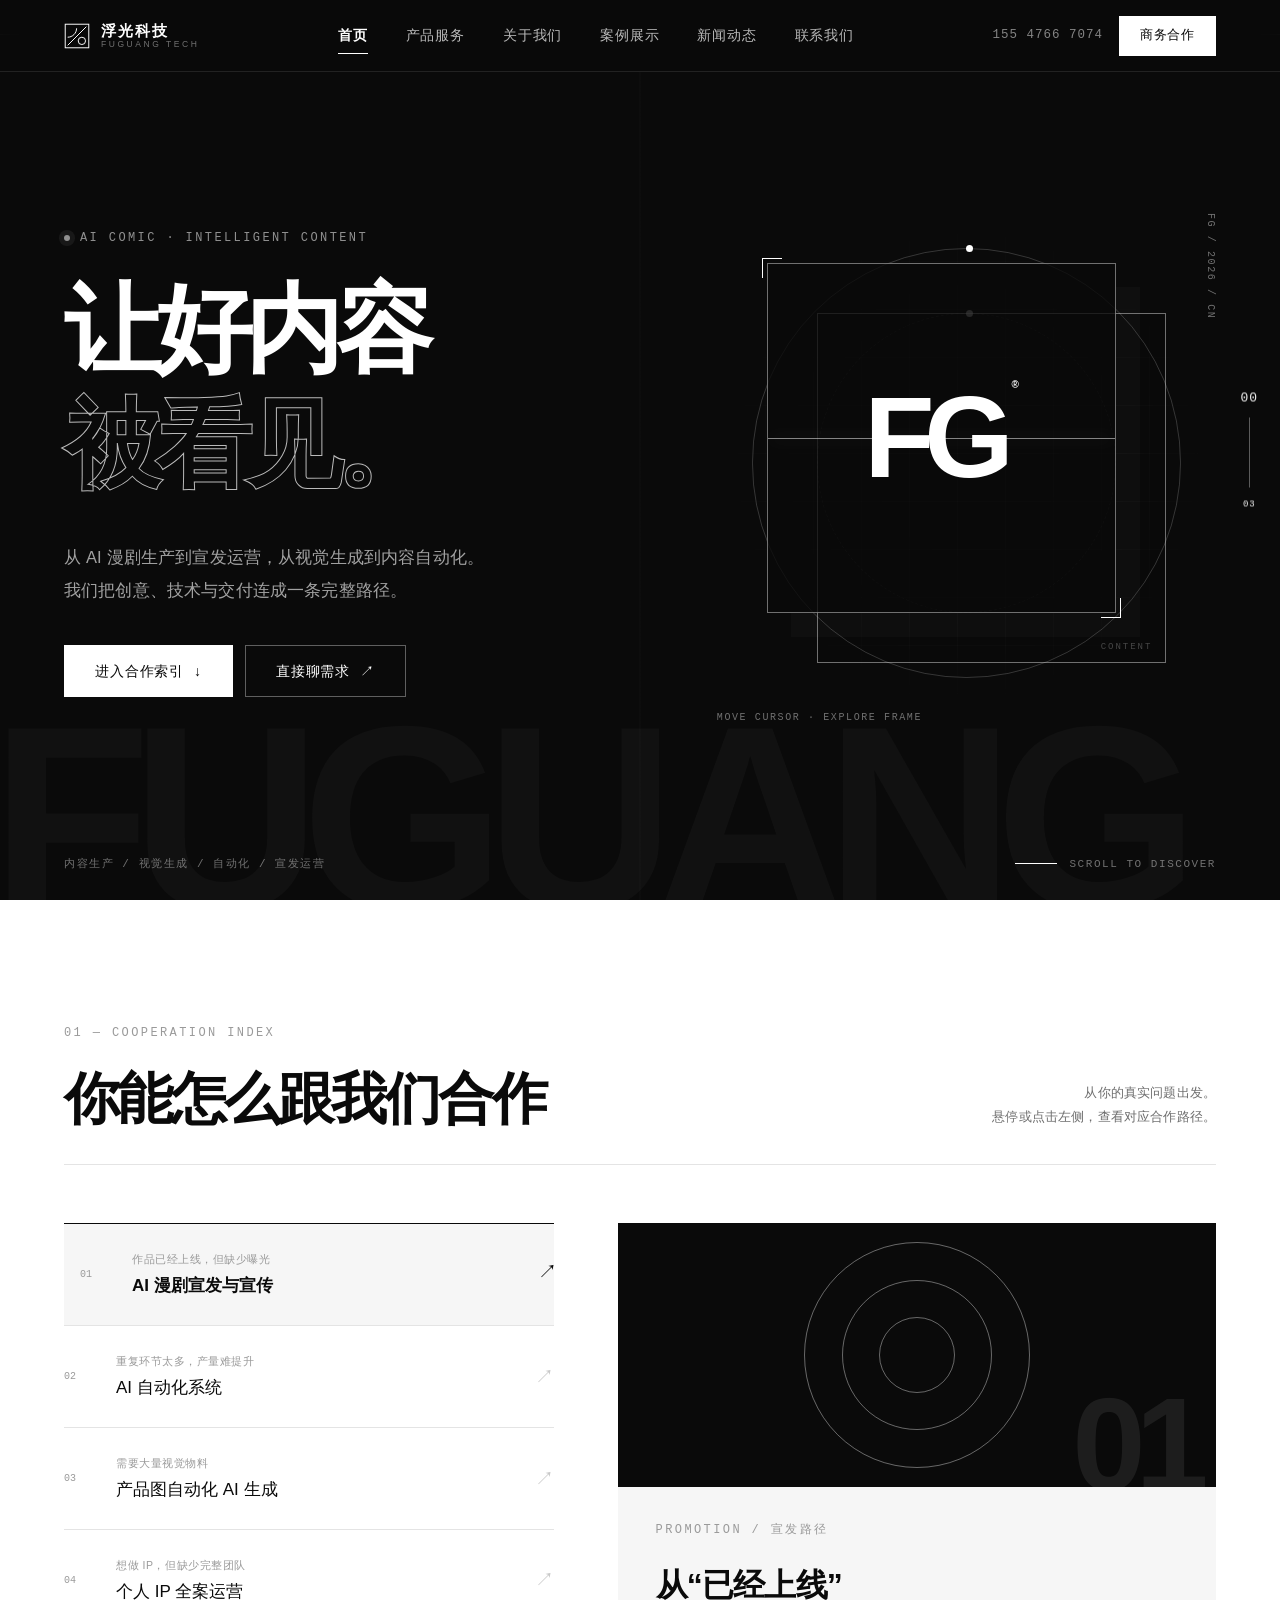
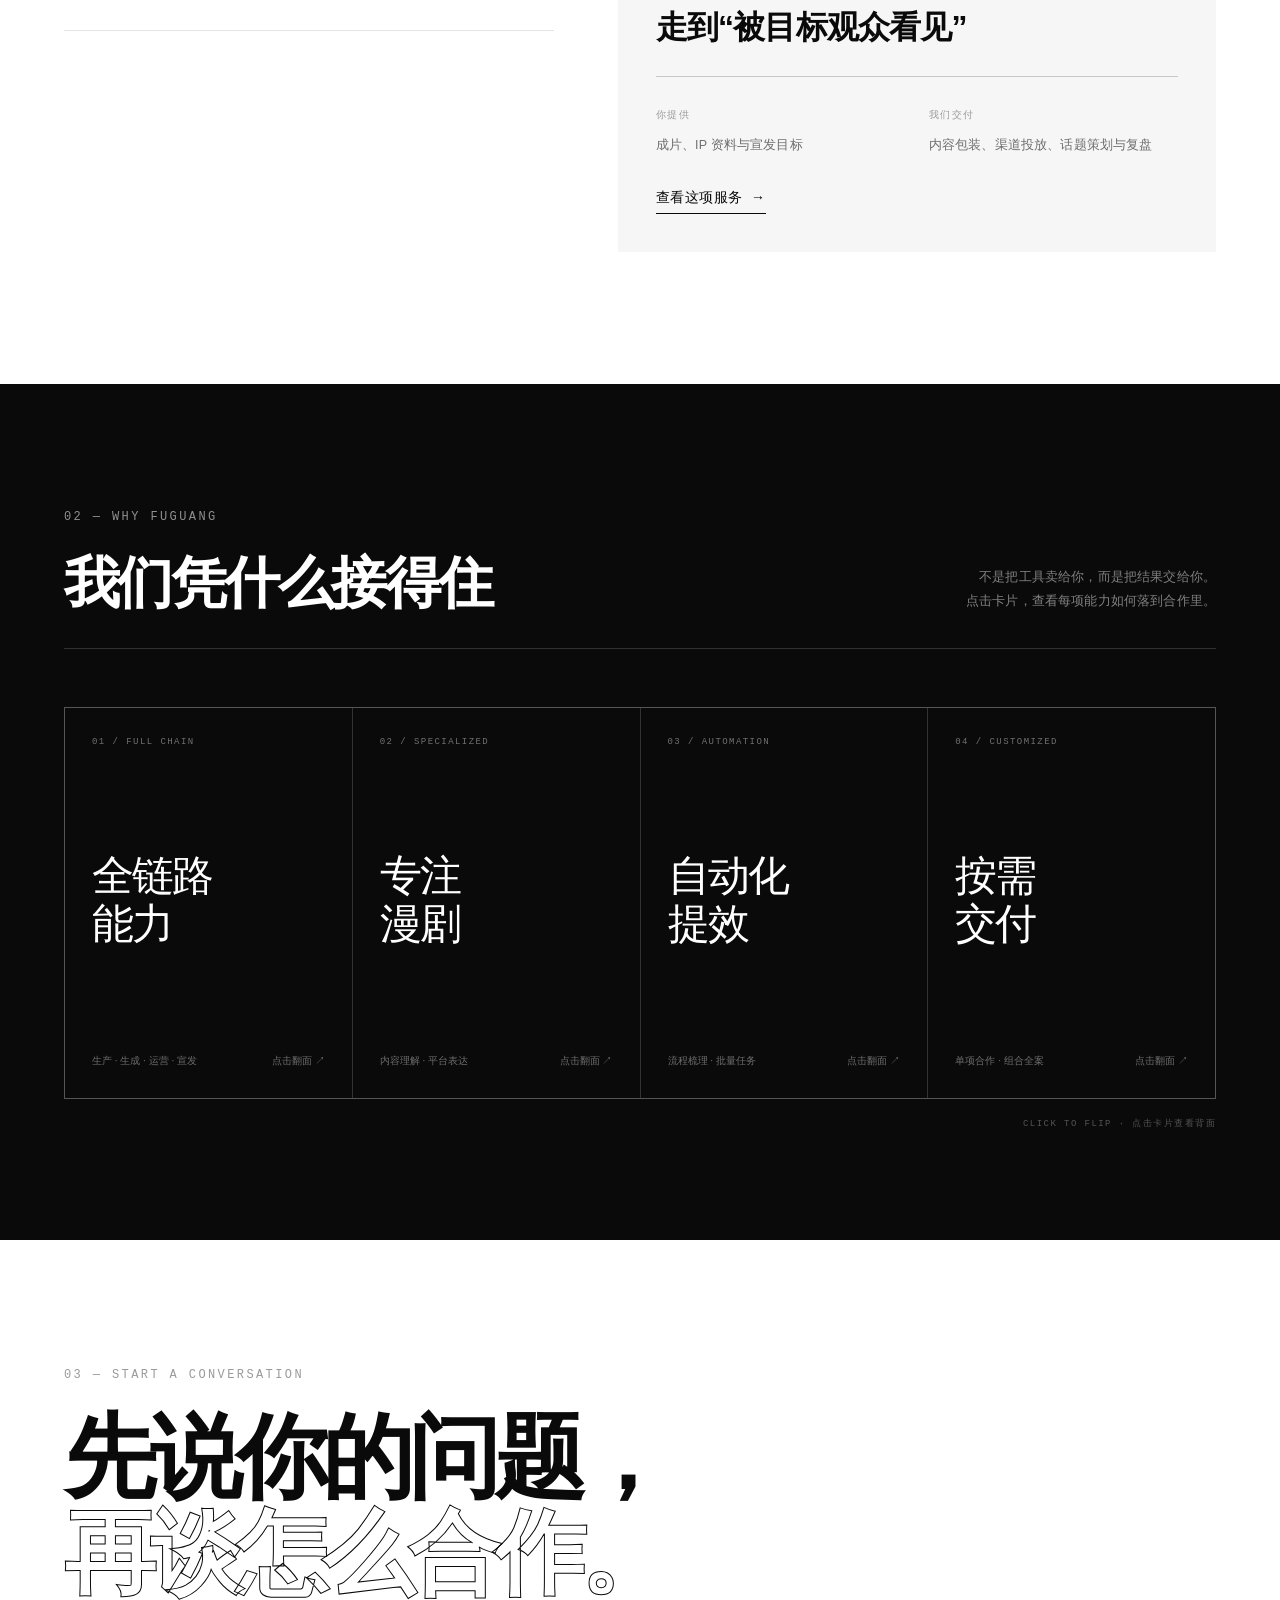
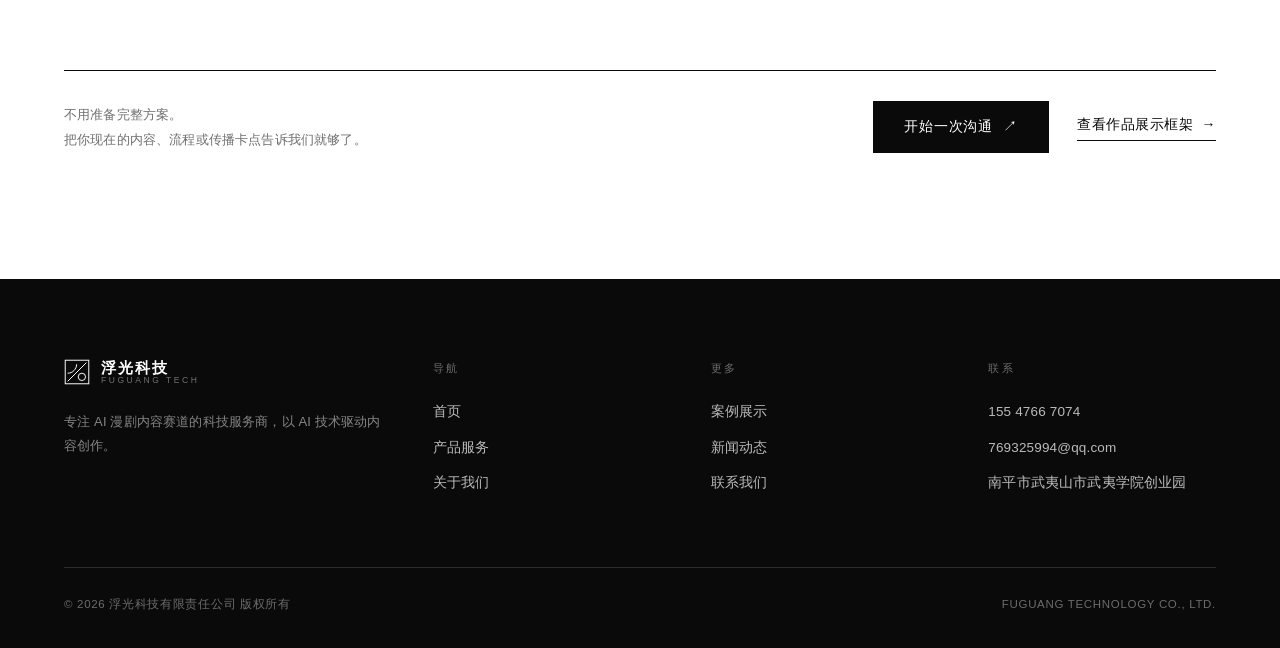
<file: index.html>
<!DOCTYPE html>
<html lang="zh-CN">
<head>
<meta charset="UTF-8">
<meta name="viewport" content="width=device-width, initial-scale=1">
<title>浮光科技｜AI 漫剧与智能内容生成</title>
<meta name="description" content="浮光科技有限责任公司，提供 AI 漫剧宣发、内容自动化、产品图生成与个人 IP 全案运营。">
<meta name="theme-color" content="#0A0A0A">
<link rel="icon" href="assets/logo.svg" type="image/svg+xml">
<link rel="stylesheet" href="assets/style.css?v=3">
</head>
<body class="home-page">

<div class="home-loader" aria-hidden="true">
  <div class="home-loader__row"><span>FUGUANG TECH</span><span data-loader-count>000</span></div>
  <div class="home-loader__line"><i></i></div>
</div>
<div class="site-progress" aria-hidden="true"><i data-site-progress></i></div>

<header class="header">
  <div class="header__inner">
    <a class="brand" href="index.html" aria-label="浮光科技 首页">
      <svg class="brand__mark" viewBox="0 0 64 64" fill="none" stroke="currentColor" stroke-width="2.4" aria-hidden="true">
        <rect x="3" y="3" width="58" height="58"/><path d="M9 55 L55 9"/>
        <path d="M9 35 C 21 35, 31 25, 31 13"/><circle cx="44" cy="44" r="9"/>
      </svg>
      <span class="brand__text"><span class="brand__cn">浮光科技</span><span class="brand__en">FUGUANG TECH</span></span>
    </a>
    <nav class="nav" aria-label="主导航">
      <a href="index.html" class="is-active">首页</a><a href="services.html">产品服务</a>
      <a href="about.html">关于我们</a><a href="cases.html">案例展示</a>
      <a href="news.html">新闻动态</a><a href="contact.html">联系我们</a>
    </nav>
    <div class="header__cta">
      <span class="header__tel mono">155 4766 7074</span>
      <a class="btn" href="contact.html" style="height:40px;padding:0 20px;font-size:12.5px">商务合作</a>
      <button class="burger" aria-label="打开菜单" aria-expanded="false"><span></span><span></span></button>
    </div>
  </div>
</header>
<div class="mobile-nav">
  <a href="index.html">首页</a><a href="services.html">产品服务</a><a href="about.html">关于我们</a>
  <a href="cases.html">案例展示</a><a href="news.html">新闻动态</a><a href="contact.html">联系我们</a>
</div>

<aside class="home-rail" aria-label="首页章节">
  <span class="home-rail__current" data-current-section>00</span>
  <span class="home-rail__line"></span>
  <span>03</span>
</aside>

<main>
  <section class="home-hero" data-home-section="00">
    <div class="home-hero__backdrop" aria-hidden="true">FUGUANG</div>
    <div class="container home-hero__inner">
      <div class="home-hero__copy">
        <p class="home-kicker reveal"><span class="live-dot"></span> AI COMIC · INTELLIGENT CONTENT</p>
        <h1 class="home-hero__title reveal" data-d="1"><span>让好内容</span><span class="text-outline">被看见。</span></h1>
        <p class="home-hero__lead reveal" data-d="2">从 AI 漫剧生产到宣发运营，从视觉生成到内容自动化。<br>我们把创意、技术与交付连成一条完整路径。</p>
        <div class="home-hero__actions reveal" data-d="3">
          <a class="btn btn--light" href="#cooperation">进入合作索引 <span class="btn__arrow">↓</span></a>
          <a class="btn btn--outline-light" href="contact.html">直接聊需求 <span class="btn__arrow">↗</span></a>
        </div>
      </div>

      <div class="home-hero__stage reveal" data-d="2" data-tilt aria-hidden="true">
        <div class="stage__grid"></div>
        <div class="stage__orbit stage__orbit--one"></div>
        <div class="stage__orbit stage__orbit--two"></div>
        <div class="stage__frame stage__frame--back"><span>CONTENT</span></div>
        <div class="stage__frame stage__frame--front">
          <span class="stage__corner stage__corner--tl"></span><span class="stage__corner stage__corner--br"></span>
          <div class="stage__monogram">FG<span>®</span></div>
          <div class="stage__scan"></div>
        </div>
        <p class="stage__hint">MOVE CURSOR · EXPLORE FRAME</p>
        <span class="stage__code">FG / 2026 / CN</span>
      </div>
    </div>
    <div class="container home-hero__foot">
      <span>内容生产 / 视觉生成 / 自动化 / 宣发运营</span>
      <a href="#cooperation" class="home-scroll"><i></i> SCROLL TO DISCOVER</a>
    </div>
  </section>

  <section class="home-capabilities" id="cooperation" data-home-section="01">
    <div class="container">
      <div class="home-section-head reveal">
        <div><p class="home-kicker home-kicker--dark">01 — COOPERATION INDEX</p><h2>你能怎么跟我们合作</h2></div>
        <p>从你的真实问题出发。<br>悬停或点击左侧，查看对应合作路径。</p>
      </div>

      <div class="capability">
        <div class="capability__index reveal">
          <button class="capability__item is-active" type="button" data-cap-target="cap-1" aria-pressed="true">
            <span class="capability__no">01</span><span><small>作品已经上线，但缺少曝光</small><strong>AI 漫剧宣发与宣传</strong></span><i>↗</i>
          </button>
          <button class="capability__item" type="button" data-cap-target="cap-2" aria-pressed="false">
            <span class="capability__no">02</span><span><small>重复环节太多，产量难提升</small><strong>AI 自动化系统</strong></span><i>↗</i>
          </button>
          <button class="capability__item" type="button" data-cap-target="cap-3" aria-pressed="false">
            <span class="capability__no">03</span><span><small>需要大量视觉物料</small><strong>产品图自动化 AI 生成</strong></span><i>↗</i>
          </button>
          <button class="capability__item" type="button" data-cap-target="cap-4" aria-pressed="false">
            <span class="capability__no">04</span><span><small>想做 IP，但缺少完整团队</small><strong>个人 IP 全案运营</strong></span><i>↗</i>
          </button>
        </div>

        <div class="capability__preview reveal" data-d="1">
          <article class="capability__panel is-active" id="cap-1">
            <div class="capability__visual capability__visual--broadcast" aria-hidden="true"><i></i><i></i><i></i><b>01</b></div>
            <div class="capability__body"><p class="home-kicker home-kicker--dark">PROMOTION / 宣发路径</p><h3>从“已经上线”<br>走到“被目标观众看见”</h3>
              <div class="capability__io"><div><span>你提供</span><p>成片、IP 资料与宣发目标</p></div><div><span>我们交付</span><p>内容包装、渠道投放、话题策划与复盘</p></div></div>
              <a class="link-line" href="services.html#svc-1">查看这项服务 <span>→</span></a>
            </div>
          </article>
          <article class="capability__panel" id="cap-2">
            <div class="capability__visual capability__visual--system" aria-hidden="true"><i></i><i></i><i></i><b>02</b></div>
            <div class="capability__body"><p class="home-kicker home-kicker--dark">AUTOMATION / 系统路径</p><h3>把重复操作交给系统<br>把精力还给创意</h3>
              <div class="capability__io"><div><span>你提供</span><p>现有流程、素材规范与业务需求</p></div><div><span>我们交付</span><p>流程梳理、批量任务与标准化输出</p></div></div>
              <a class="link-line" href="services.html#svc-2">查看这项服务 <span>→</span></a>
            </div>
          </article>
          <article class="capability__panel" id="cap-3">
            <div class="capability__visual capability__visual--image" aria-hidden="true"><i></i><i></i><i></i><b>03</b></div>
            <div class="capability__body"><p class="home-kicker home-kicker--dark">VISUAL / 视觉路径</p><h3>不搭摄影棚<br>也能持续产出视觉物料</h3>
              <div class="capability__io"><div><span>你提供</span><p>产品资料、风格方向与尺寸要求</p></div><div><span>我们交付</span><p>多风格商品图与宣传物料</p></div></div>
              <a class="link-line" href="services.html#svc-3">查看这项服务 <span>→</span></a>
            </div>
          </article>
          <article class="capability__panel" id="cap-4">
            <div class="capability__visual capability__visual--ip" aria-hidden="true"><i></i><i></i><i></i><b>04</b></div>
            <div class="capability__body"><p class="home-kicker home-kicker--dark">IP OPERATION / 全案路径</p><h3>从定位到更新<br>搭建一套能持续运转的 IP</h3>
              <div class="capability__io"><div><span>你提供</span><p>个人方向、表达特点与目标平台</p></div><div><span>我们交付</span><p>定位、剧本、AI 制作与账号运营</p></div></div>
              <a class="link-line" href="services.html#svc-4">查看这项服务 <span>→</span></a>
            </div>
          </article>
        </div>
      </div>
    </div>
  </section>

  <section class="home-system" data-home-section="02">
    <div class="container">
      <div class="home-section-head home-section-head--light reveal">
        <div><p class="home-kicker">02 — WHY FUGUANG</p><h2>我们凭什么接得住</h2></div>
        <p>不是把工具卖给你，而是把结果交给你。<br>点击卡片，查看每项能力如何落到合作里。</p>
      </div>
      <div class="system-grid">
        <button class="system-card reveal" type="button" data-flip aria-pressed="false">
          <span class="system-card__inner"><span class="system-card__face system-card__front"><span class="system-card__no">01 / FULL CHAIN</span><strong>全链路<br>能力</strong><span class="system-card__foot">生产 · 生成 · 运营 · 宣发 <i>点击翻面 ↗</i></span></span><span class="system-card__face system-card__back"><span class="system-card__no">从需求到交付</span><strong>减少多方对接<br>保持方向一致</strong><p>同一团队理解内容、技术与传播目标，不必在多个供应商之间反复对齐。</p><span class="system-card__foot">点击返回 ↙</span></span></span>
        </button>
        <button class="system-card reveal" data-d="1" type="button" data-flip aria-pressed="false">
          <span class="system-card__inner"><span class="system-card__face system-card__front"><span class="system-card__no">02 / SPECIALIZED</span><strong>专注<br>漫剧</strong><span class="system-card__foot">内容理解 · 平台表达 <i>点击翻面 ↗</i></span></span><span class="system-card__face system-card__back"><span class="system-card__no">从内容到传播</span><strong>围绕漫剧场景<br>组织具体方案</strong><p>围绕 IP 内容、平台表达和持续更新来设计工作，而不是套用通用模板。</p><span class="system-card__foot">点击返回 ↙</span></span></span>
        </button>
        <button class="system-card reveal" data-d="2" type="button" data-flip aria-pressed="false">
          <span class="system-card__inner"><span class="system-card__face system-card__front"><span class="system-card__no">03 / AUTOMATION</span><strong>自动化<br>提效</strong><span class="system-card__foot">流程梳理 · 批量任务 <i>点击翻面 ↗</i></span></span><span class="system-card__face system-card__back"><span class="system-card__no">从重复到标准</span><strong>系统处理重复环节<br>团队专注判断</strong><p>先梳理实际流程，再决定哪些步骤自动化，避免为了技术而技术。</p><span class="system-card__foot">点击返回 ↙</span></span></span>
        </button>
        <button class="system-card reveal" data-d="3" type="button" data-flip aria-pressed="false">
          <span class="system-card__inner"><span class="system-card__face system-card__front"><span class="system-card__no">04 / CUSTOMIZED</span><strong>按需<br>交付</strong><span class="system-card__foot">单项合作 · 组合全案 <i>点击翻面 ↗</i></span></span><span class="system-card__face system-card__back"><span class="system-card__no">从单项到全案</span><strong>按实际阶段<br>组合服务范围</strong><p>可以从一次宣发或一批物料开始，也能组合为长期运营方案。</p><span class="system-card__foot">点击返回 ↙</span></span></span>
        </button>
      </div>
      <p class="home-system__hint">CLICK TO FLIP · 点击卡片查看背面</p>
    </div>
  </section>

  <section class="home-contact" data-home-section="03">
    <div class="container home-contact__inner reveal">
      <p class="home-kicker home-kicker--dark">03 — START A CONVERSATION</p>
      <h2>先说你的问题，<br><span>再谈怎么合作。</span></h2>
      <div class="home-contact__bottom">
        <p>不用准备完整方案。<br>把你现在的内容、流程或传播卡点告诉我们就够了。</p>
        <div><a class="btn" href="contact.html">开始一次沟通 <span class="btn__arrow">↗</span></a><a class="link-line" href="cases.html">查看作品展示框架 <span>→</span></a></div>
      </div>
    </div>
  </section>
</main>

<footer class="footer">
  <div class="container">
    <div class="footer__top">
      <div><a class="brand" href="index.html"><svg class="brand__mark" viewBox="0 0 64 64" fill="none" stroke="currentColor" stroke-width="2.4" aria-hidden="true"><rect x="3" y="3" width="58" height="58"/><path d="M9 55 L55 9"/><path d="M9 35 C 21 35, 31 25, 31 13"/><circle cx="44" cy="44" r="9"/></svg><span class="brand__text"><span class="brand__cn">浮光科技</span><span class="brand__en">FUGUANG TECH</span></span></a><p class="footer__desc">专注 AI 漫剧内容赛道的科技服务商，以 AI 技术驱动内容创作。</p></div>
      <div><p class="footer__h">导航</p><ul class="footer__list"><li><a href="index.html">首页</a></li><li><a href="services.html">产品服务</a></li><li><a href="about.html">关于我们</a></li></ul></div>
      <div><p class="footer__h">更多</p><ul class="footer__list"><li><a href="cases.html">案例展示</a></li><li><a href="news.html">新闻动态</a></li><li><a href="contact.html">联系我们</a></li></ul></div>
      <div><p class="footer__h">联系</p><ul class="footer__list"><li>155 4766 7074</li><li>769325994@qq.com</li><li>南平市武夷山市武夷学院创业园</li></ul></div>
    </div>
    <div class="footer__bottom"><span>© <span data-year>2026</span> 浮光科技有限责任公司 版权所有</span><span>FUGUANG TECHNOLOGY CO., LTD.</span></div>
  </div>
</footer>
<script src="assets/main.js?v=4"></script>
</body>
</html>
</file>
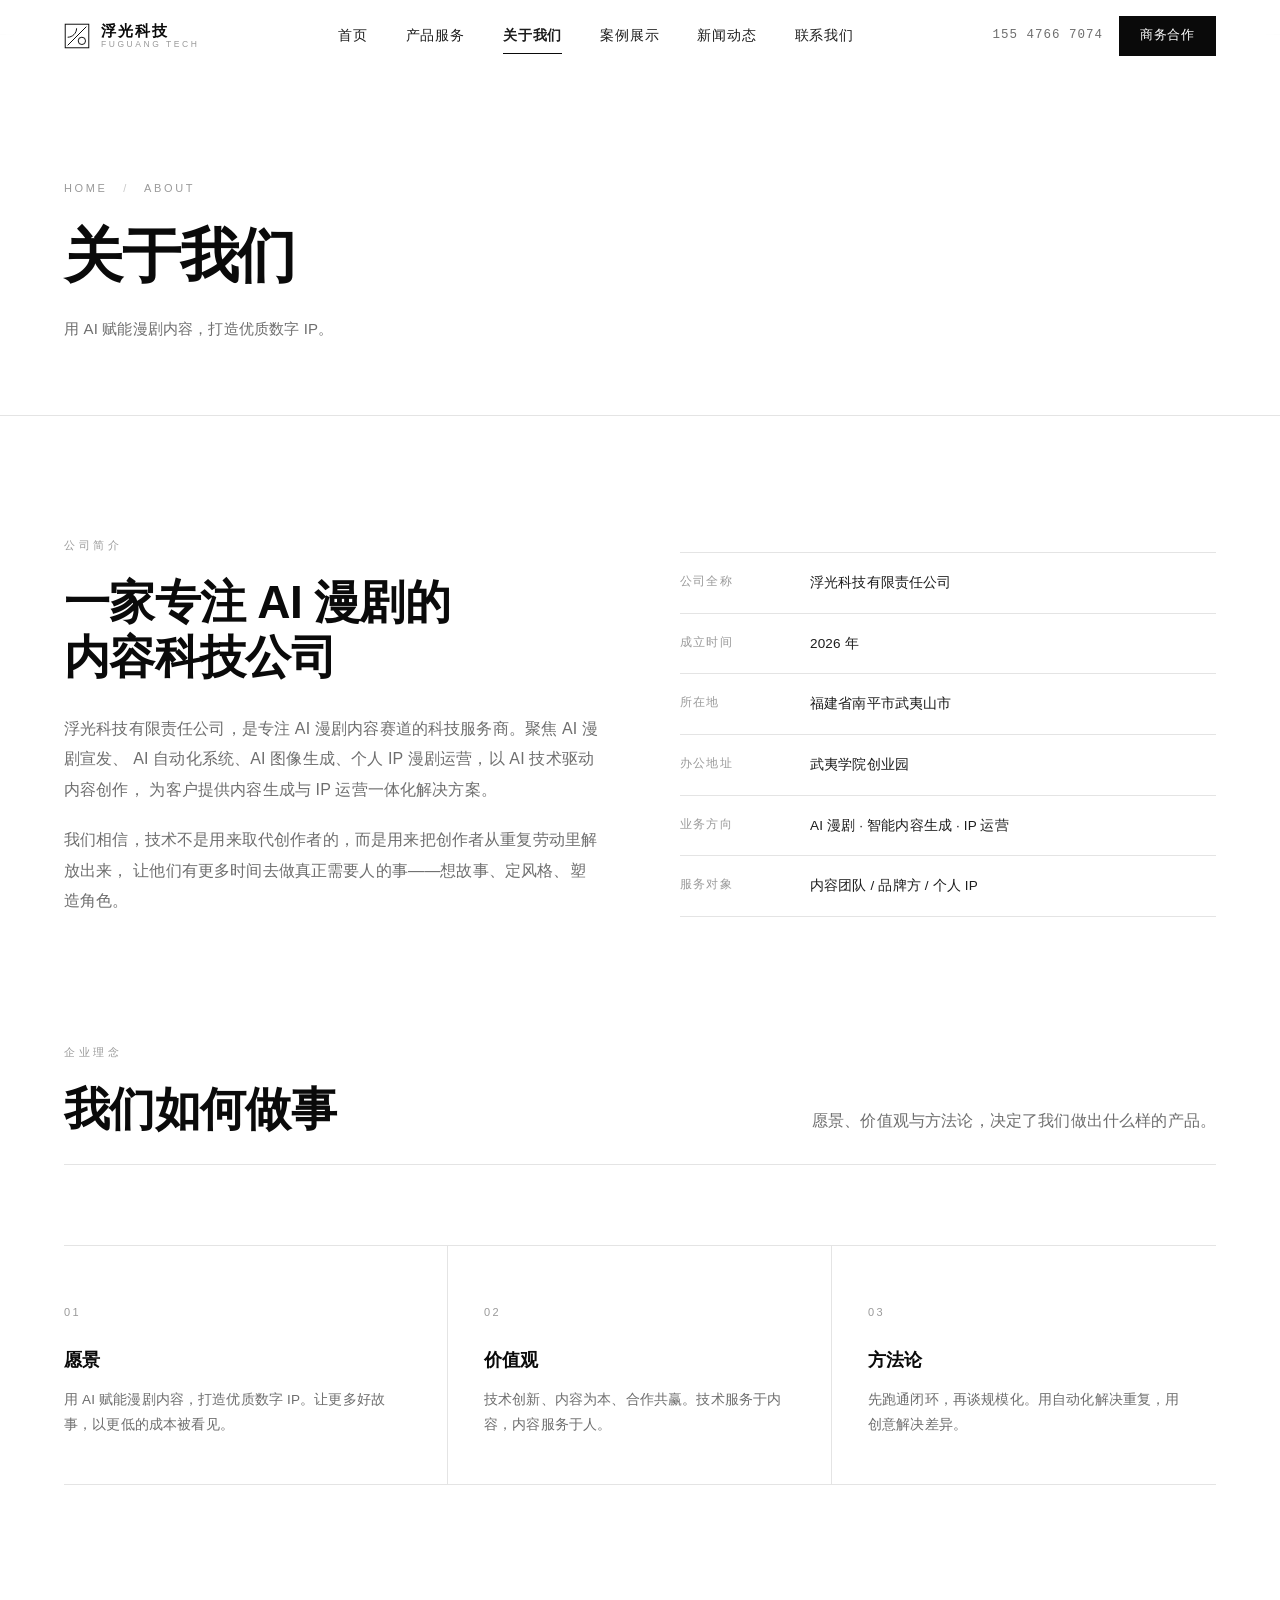
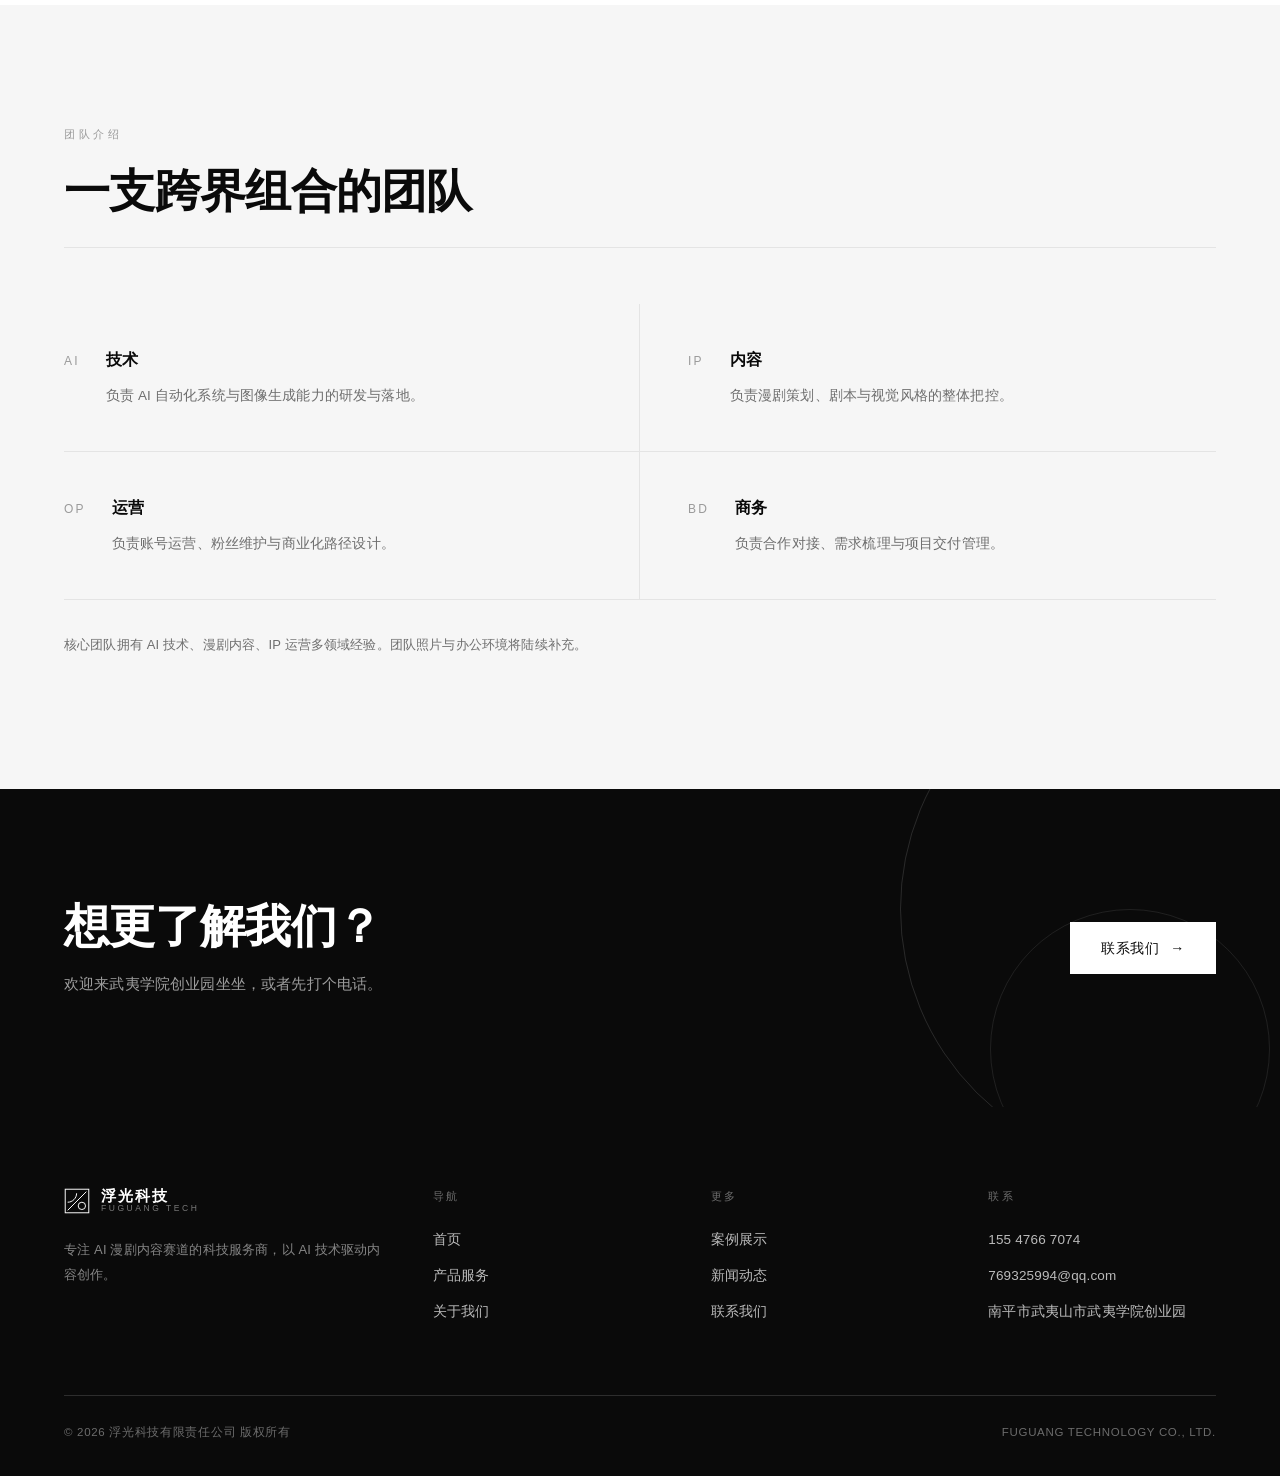
<file: about.html>
<!DOCTYPE html>
<html lang="zh-CN">
<head>
<meta charset="UTF-8">
<meta name="viewport" content="width=device-width, initial-scale=1">
<title>关于我们｜浮光科技</title>
<meta name="description" content="浮光科技有限责任公司 —— 专注 AI 漫剧内容赛道的科技服务商，以 AI 技术驱动内容创作。">
<meta name="theme-color" content="#0A0A0A">
<link rel="icon" href="assets/logo.svg" type="image/svg+xml">
<link rel="stylesheet" href="assets/style.css">
</head>
<body>

<header class="header">
  <div class="header__inner">
    <a class="brand" href="index.html" aria-label="浮光科技 首页">
      <svg class="brand__mark" viewBox="0 0 64 64" fill="none" stroke="currentColor" stroke-width="2.4" aria-hidden="true">
        <rect x="3" y="3" width="58" height="58"/><path d="M9 55 L55 9"/>
        <path d="M9 35 C 21 35, 31 25, 31 13"/><circle cx="44" cy="44" r="9"/>
      </svg>
      <span class="brand__text">
        <span class="brand__cn">浮光科技</span>
        <span class="brand__en">FUGUANG TECH</span>
      </span>
    </a>
    <nav class="nav" aria-label="主导航">
      <a href="index.html">首页</a>
      <a href="services.html">产品服务</a>
      <a href="about.html" class="is-active">关于我们</a>
      <a href="cases.html">案例展示</a>
      <a href="news.html">新闻动态</a>
      <a href="contact.html">联系我们</a>
    </nav>
    <div class="header__cta">
      <span class="header__tel mono">155 4766 7074</span>
      <a class="btn" href="contact.html" style="height:40px;padding:0 20px;font-size:12.5px">商务合作</a>
      <button class="burger" aria-label="打开菜单" aria-expanded="false"><span></span><span></span></button>
    </div>
  </div>
</header>
<div class="mobile-nav">
  <a href="index.html">首页</a>
  <a href="services.html">产品服务</a>
  <a href="about.html">关于我们</a>
  <a href="cases.html">案例展示</a>
  <a href="news.html">新闻动态</a>
  <a href="contact.html">联系我们</a>
</div>

<section class="pagehead">
  <div class="container">
    <p class="pagehead__crumb">HOME <span>/</span> ABOUT</p>
    <h1 class="h-display reveal">关于我们</h1>
    <p class="pagehead__sub reveal" data-d="1">用 AI 赋能漫剧内容，打造优质数字 IP。</p>
  </div>
</section>

<section class="section">
  <div class="container">
    <div class="about-intro">
      <div class="reveal">
        <p class="eyebrow">公司简介</p>
        <h2 class="h1" style="margin-bottom:30px">一家专注 AI 漫剧的<br>内容科技公司</h2>
        <p class="lead">
          浮光科技有限责任公司，是专注 AI 漫剧内容赛道的科技服务商。聚焦 AI 漫剧宣发、
          AI 自动化系统、AI 图像生成、个人 IP 漫剧运营，以 AI 技术驱动内容创作，
          为客户提供内容生成与 IP 运营一体化解决方案。
        </p>
        <p class="lead" style="margin-top:20px">
          我们相信，技术不是用来取代创作者的，而是用来把创作者从重复劳动里解放出来，
          让他们有更多时间去做真正需要人的事——想故事、定风格、塑造角色。
        </p>
      </div>

      <div class="reveal" data-d="1">
        <dl class="factlist">
          <div class="factlist__row"><dt>公司全称</dt><dd>浮光科技有限责任公司</dd></div>
          <div class="factlist__row"><dt>成立时间</dt><dd>2026 年</dd></div>
          <div class="factlist__row"><dt>所在地</dt><dd>福建省南平市武夷山市</dd></div>
          <div class="factlist__row"><dt>办公地址</dt><dd>武夷学院创业园</dd></div>
          <div class="factlist__row"><dt>业务方向</dt><dd>AI 漫剧 · 智能内容生成 · IP 运营</dd></div>
          <div class="factlist__row"><dt>服务对象</dt><dd>内容团队 / 品牌方 / 个人 IP</dd></div>
        </dl>
      </div>
    </div>

    <!-- 企业理念 -->
    <div style="margin-top:110px">
      <div class="section-head reveal">
        <div>
          <p class="eyebrow">企业理念</p>
          <h2 class="h1">我们如何做事</h2>
        </div>
        <div class="section-head__right">
          <p class="lead">愿景、价值观与方法论，决定了我们做出什么样的产品。</p>
        </div>
      </div>

      <div class="values">
        <div class="value reveal">
          <p class="value__no">01</p>
          <h3 class="value__title">愿景</h3>
          <p class="value__text">用 AI 赋能漫剧内容，打造优质数字 IP。让更多好故事，以更低的成本被看见。</p>
        </div>
        <div class="value reveal" data-d="1">
          <p class="value__no">02</p>
          <h3 class="value__title">价值观</h3>
          <p class="value__text">技术创新、内容为本、合作共赢。技术服务于内容，内容服务于人。</p>
        </div>
        <div class="value reveal" data-d="2">
          <p class="value__no">03</p>
          <h3 class="value__title">方法论</h3>
          <p class="value__text">先跑通闭环，再谈规模化。用自动化解决重复，用创意解决差异。</p>
        </div>
      </div>
    </div>
  </div>
</section>

<!-- 团队 -->
<section class="section section--wash">
  <div class="container">
    <div class="section-head reveal">
      <div>
        <p class="eyebrow">团队介绍</p>
        <h2 class="h1">一支跨界组合的团队</h2>
      </div>
    </div>
    <div class="adv" style="border-top:0">
      <div class="adv__item reveal">
        <span class="adv__no">AI</span>
        <div>
          <h3 class="adv__title">技术</h3>
          <p class="adv__text">负责 AI 自动化系统与图像生成能力的研发与落地。</p>
        </div>
      </div>
      <div class="adv__item reveal" data-d="1">
        <span class="adv__no">IP</span>
        <div>
          <h3 class="adv__title">内容</h3>
          <p class="adv__text">负责漫剧策划、剧本与视觉风格的整体把控。</p>
        </div>
      </div>
      <div class="adv__item reveal">
        <span class="adv__no">OP</span>
        <div>
          <h3 class="adv__title">运营</h3>
          <p class="adv__text">负责账号运营、粉丝维护与商业化路径设计。</p>
        </div>
      </div>
      <div class="adv__item reveal" data-d="1">
        <span class="adv__no">BD</span>
        <div>
          <h3 class="adv__title">商务</h3>
          <p class="adv__text">负责合作对接、需求梳理与项目交付管理。</p>
        </div>
      </div>
    </div>
    <p class="muted" style="font-size:13px;margin-top:34px">核心团队拥有 AI 技术、漫剧内容、IP 运营多领域经验。团队照片与办公环境将陆续补充。</p>
  </div>
</section>

<section class="cta">
  <div class="container cta__inner">
    <div class="reveal">
      <h2 class="h1">想更了解我们？</h2>
      <p class="cta__sub">欢迎来武夷学院创业园坐坐，或者先打个电话。</p>
    </div>
    <div class="reveal" data-d="1">
      <a class="btn btn--light" href="contact.html">联系我们 <span class="btn__arrow">→</span></a>
    </div>
  </div>
</section>

<footer class="footer">
  <div class="container">
    <div class="footer__top">
      <div>
        <a class="brand" href="index.html">
          <svg class="brand__mark" viewBox="0 0 64 64" fill="none" stroke="currentColor" stroke-width="2.4" aria-hidden="true" style="color:#fff">
            <rect x="3" y="3" width="58" height="58"/><path d="M9 55 L55 9"/>
            <path d="M9 35 C 21 35, 31 25, 31 13"/><circle cx="44" cy="44" r="9"/>
          </svg>
          <span class="brand__text">
            <span class="brand__cn">浮光科技</span>
            <span class="brand__en">FUGUANG TECH</span>
          </span>
        </a>
        <p class="footer__desc">专注 AI 漫剧内容赛道的科技服务商，以 AI 技术驱动内容创作。</p>
      </div>
      <div>
        <p class="footer__h">导航</p>
        <ul class="footer__list">
          <li><a href="index.html">首页</a></li>
          <li><a href="services.html">产品服务</a></li>
          <li><a href="about.html">关于我们</a></li>
        </ul>
      </div>
      <div>
        <p class="footer__h">更多</p>
        <ul class="footer__list">
          <li><a href="cases.html">案例展示</a></li>
          <li><a href="news.html">新闻动态</a></li>
          <li><a href="contact.html">联系我们</a></li>
        </ul>
      </div>
      <div>
        <p class="footer__h">联系</p>
        <ul class="footer__list">
          <li>155 4766 7074</li>
          <li>769325994@qq.com</li>
          <li>南平市武夷山市武夷学院创业园</li>
        </ul>
      </div>
    </div>
    <div class="footer__bottom">
      <span>© <span data-year>2026</span> 浮光科技有限责任公司 版权所有</span>
      <span>FUGUANG TECHNOLOGY CO., LTD.</span>
    </div>
  </div>
</footer>

<script src="assets/main.js"></script>
</body>
</html>
</file>
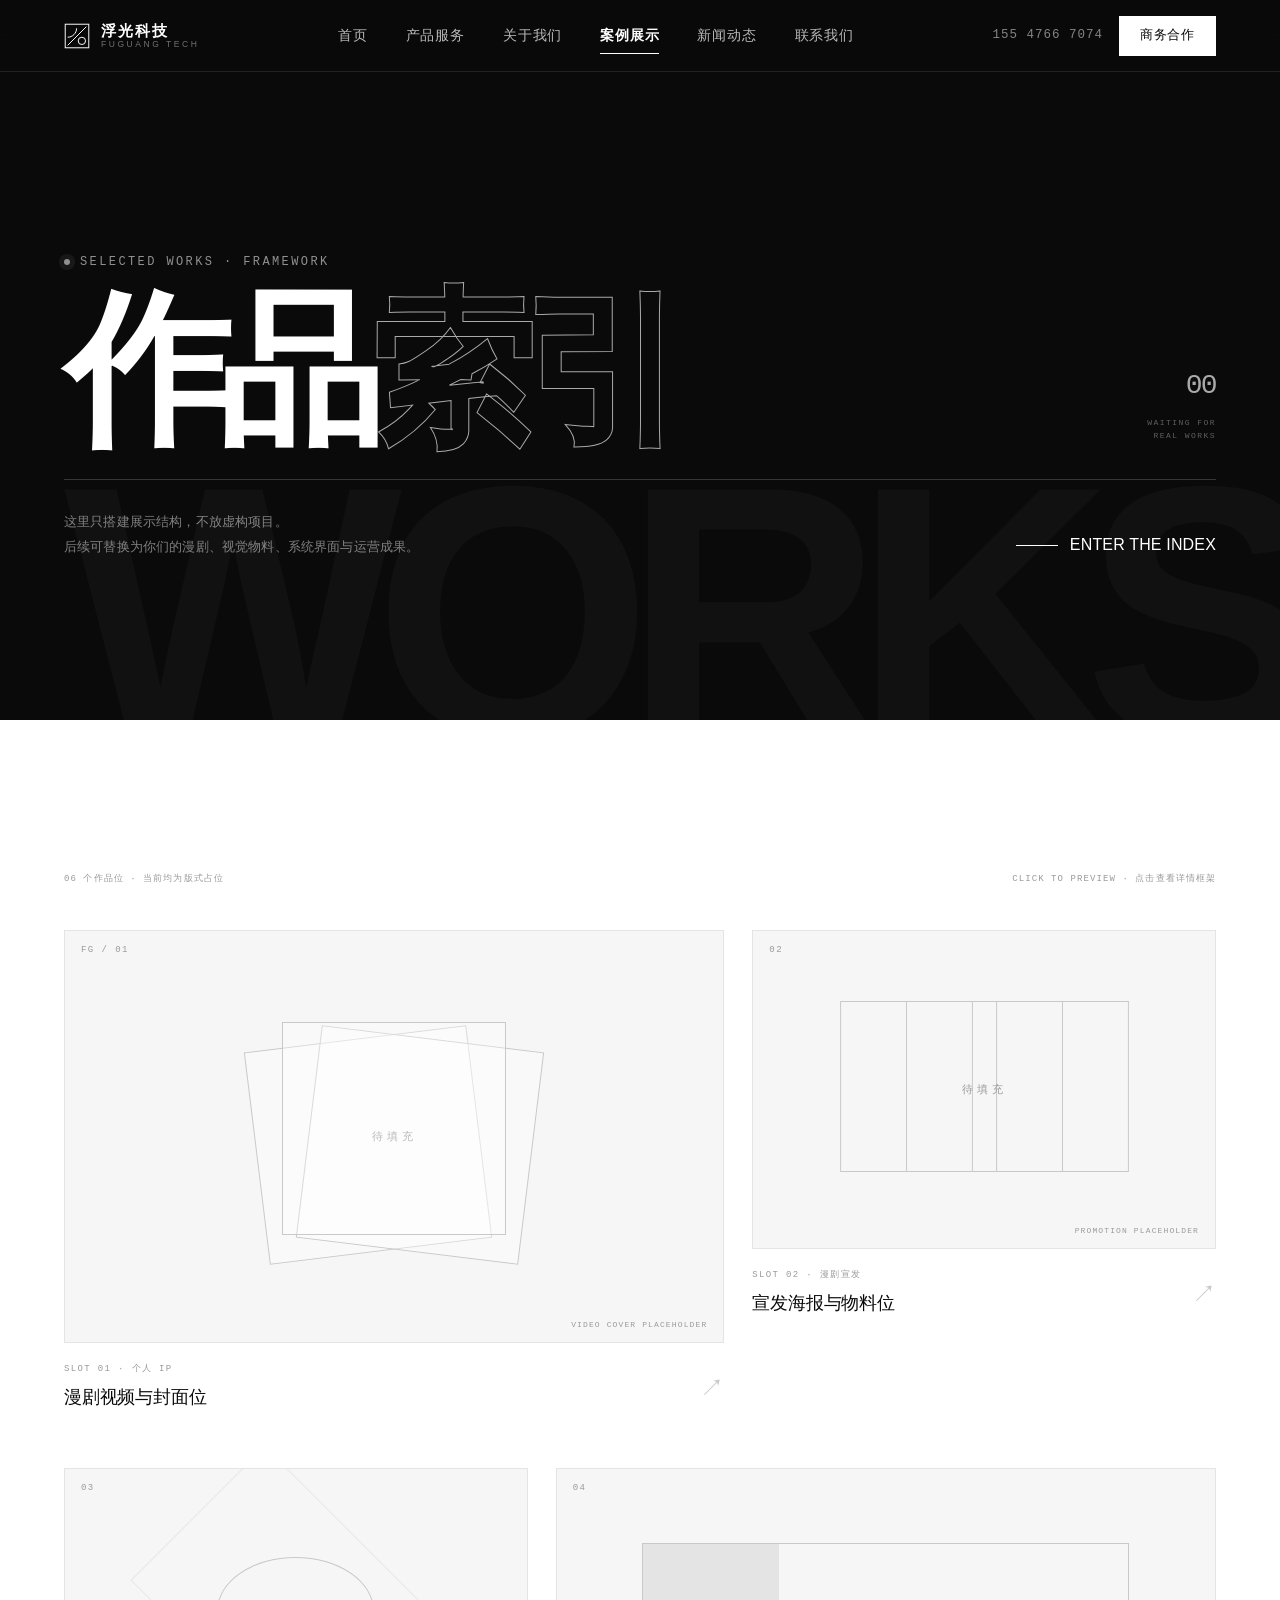
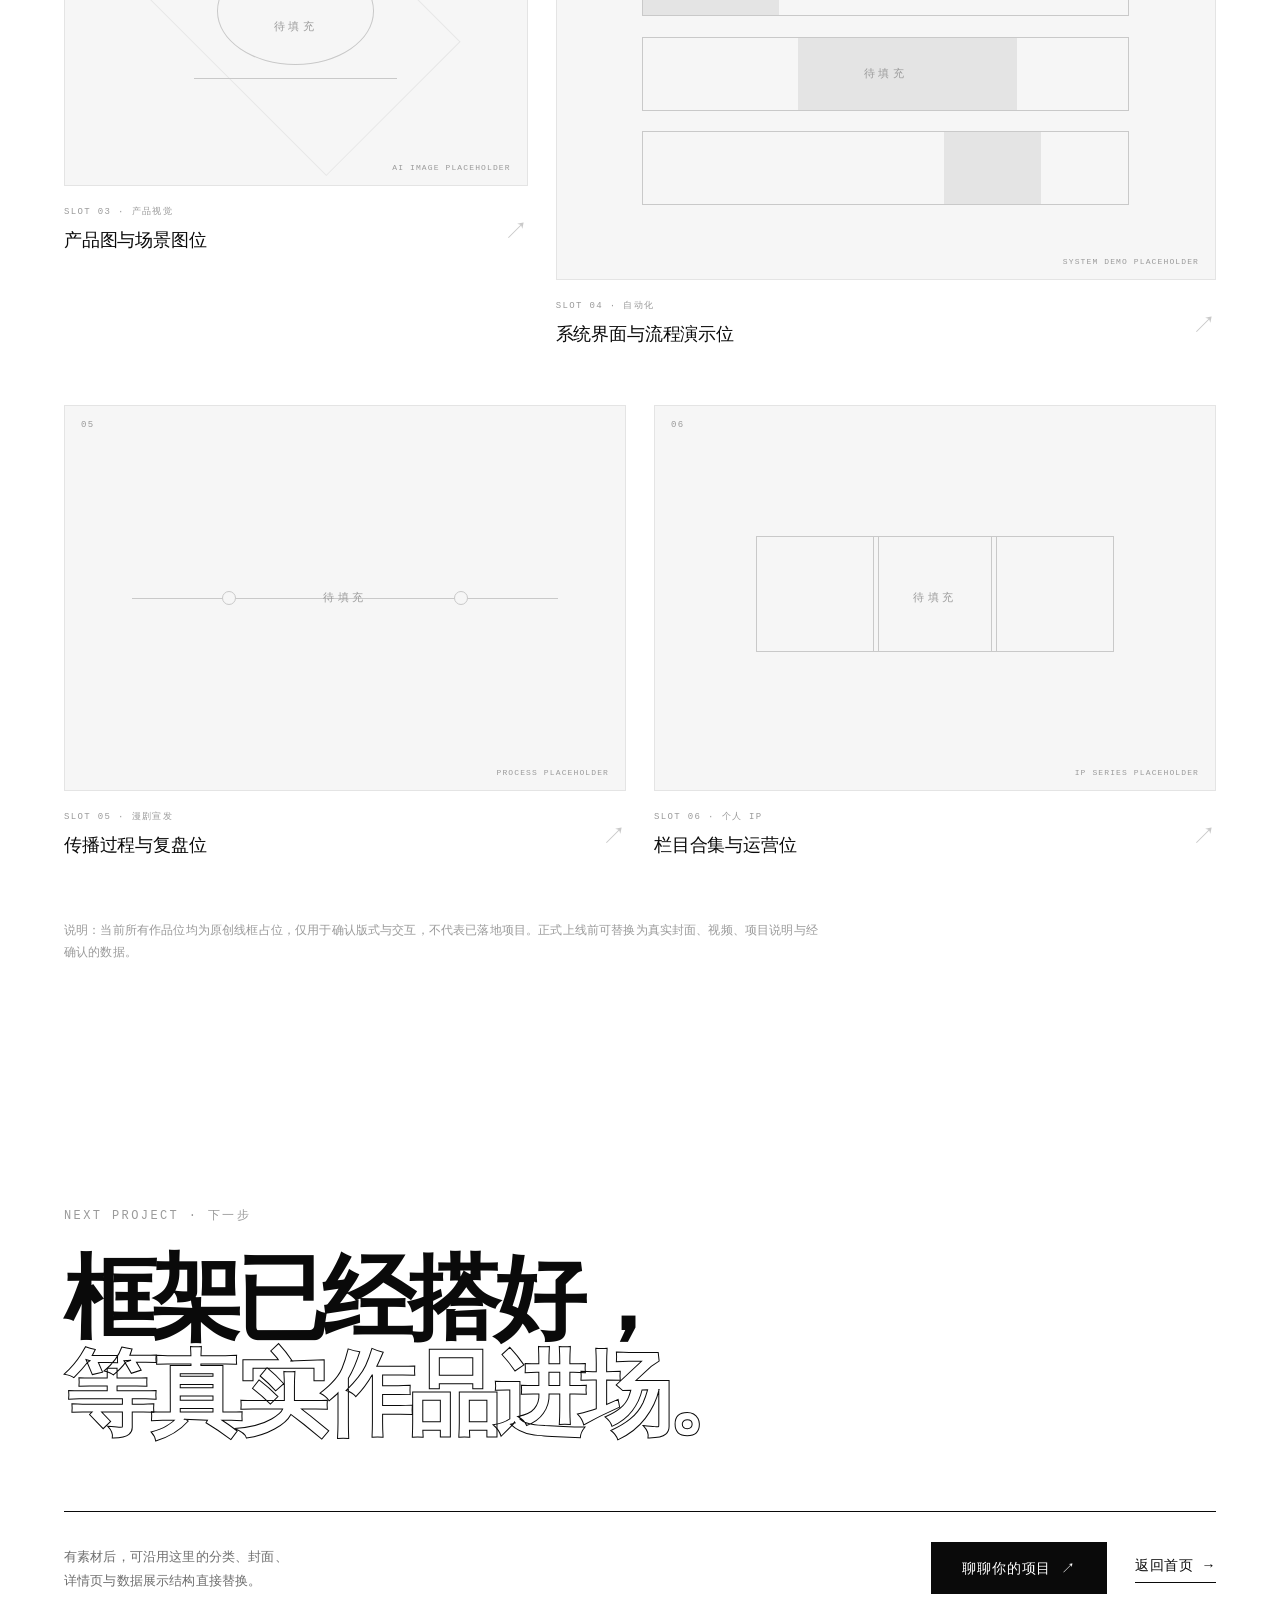
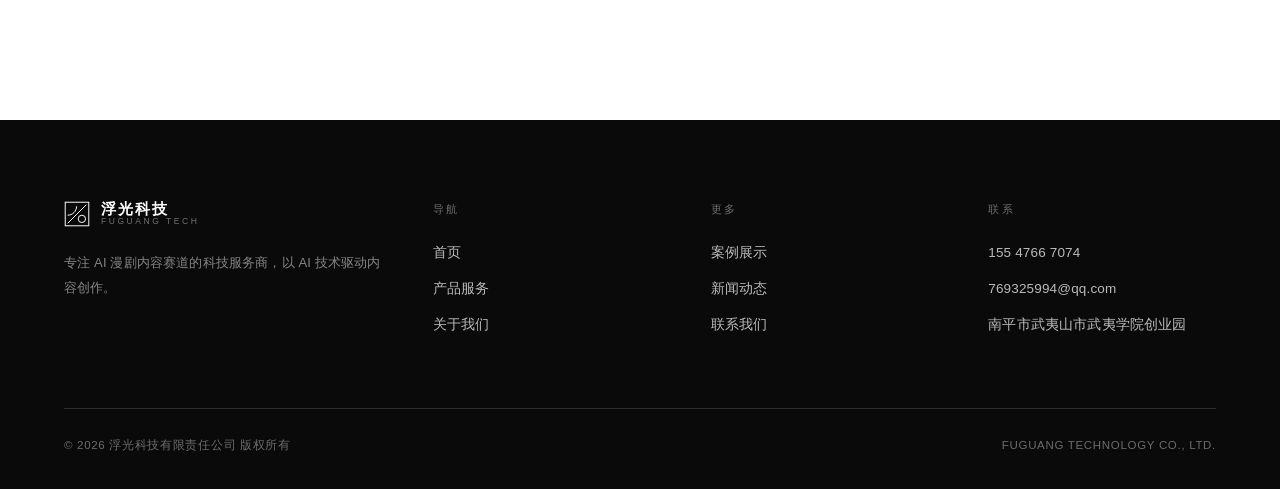
<file: cases.html>
<!DOCTYPE html>
<html lang="zh-CN">
<head>
<meta charset="UTF-8">
<meta name="viewport" content="width=device-width, initial-scale=1">
<title>作品索引｜浮光科技</title>
<meta name="description" content="浮光科技作品展示框架。真实项目、图片、视频与成果数据将在确认后陆续填充。">
<meta name="theme-color" content="#0A0A0A">
<link rel="icon" href="assets/logo.svg" type="image/svg+xml">
<link rel="stylesheet" href="assets/style.css?v=2">
</head>
<body class="cases-page">
<div class="site-progress" aria-hidden="true"><i data-site-progress></i></div>

<header class="header">
  <div class="header__inner">
    <a class="brand" href="index.html" aria-label="浮光科技 首页">
      <svg class="brand__mark" viewBox="0 0 64 64" fill="none" stroke="currentColor" stroke-width="2.4" aria-hidden="true"><rect x="3" y="3" width="58" height="58"/><path d="M9 55 L55 9"/><path d="M9 35 C 21 35, 31 25, 31 13"/><circle cx="44" cy="44" r="9"/></svg>
      <span class="brand__text"><span class="brand__cn">浮光科技</span><span class="brand__en">FUGUANG TECH</span></span>
    </a>
    <nav class="nav" aria-label="主导航"><a href="index.html">首页</a><a href="services.html">产品服务</a><a href="about.html">关于我们</a><a href="cases.html" class="is-active">案例展示</a><a href="news.html">新闻动态</a><a href="contact.html">联系我们</a></nav>
    <div class="header__cta"><span class="header__tel mono">155 4766 7074</span><a class="btn" href="contact.html" style="height:40px;padding:0 20px;font-size:12.5px">商务合作</a><button class="burger" aria-label="打开菜单" aria-expanded="false"><span></span><span></span></button></div>
  </div>
</header>
<div class="mobile-nav"><a href="index.html">首页</a><a href="services.html">产品服务</a><a href="about.html">关于我们</a><a href="cases.html">案例展示</a><a href="news.html">新闻动态</a><a href="contact.html">联系我们</a></div>

<main>
  <section class="work-hero">
    <div class="work-hero__word" aria-hidden="true">WORKS</div>
    <div class="container work-hero__inner">
      <p class="home-kicker reveal"><span class="live-dot"></span> SELECTED WORKS · FRAMEWORK</p>
      <div class="work-hero__title reveal" data-d="1"><h1>作品<span>索引</span></h1><span class="work-hero__count">00<br><small>WAITING FOR<br>REAL WORKS</small></span></div>
      <div class="work-hero__foot reveal" data-d="2"><p>这里只搭建展示结构，不放虚构项目。<br>后续可替换为你们的漫剧、视觉物料、系统界面与运营成果。</p><a href="#library" class="home-scroll"><i></i> ENTER THE INDEX</a></div>
    </div>
  </section>

  <section class="work-library" id="library">
    <div class="container">
      <div class="work-toolbar reveal">
        <div class="work-filters" role="group" aria-label="按作品类型筛选">
          <button class="is-active" type="button" data-filter="all" aria-pressed="true">全部 <span>06</span></button>
          <button type="button" data-filter="promo" aria-pressed="false">漫剧宣发 <span>02</span></button>
          <button type="button" data-filter="auto" aria-pressed="false">自动化 <span>01</span></button>
          <button type="button" data-filter="image" aria-pressed="false">产品视觉 <span>01</span></button>
          <button type="button" data-filter="ip" aria-pressed="false">个人 IP <span>02</span></button>
        </div>
        <div class="work-views" role="group" aria-label="切换展示视图">
          <button class="is-active" type="button" data-view="grid" aria-label="网格视图" aria-pressed="true"><svg viewBox="0 0 20 20" aria-hidden="true"><rect x="2" y="2" width="6" height="6"/><rect x="12" y="2" width="6" height="6"/><rect x="2" y="12" width="6" height="6"/><rect x="12" y="12" width="6" height="6"/></svg></button>
          <button type="button" data-view="list" aria-label="列表视图" aria-pressed="false"><svg viewBox="0 0 20 20" aria-hidden="true"><path d="M2 4h16M2 10h16M2 16h16"/></svg></button>
        </div>
      </div>
      <div class="work-status"><p><span data-work-count>06</span> 个作品位 · 当前均为版式占位</p><p>CLICK TO PREVIEW · 点击查看详情框架</p></div>

      <div class="work-grid" data-work-grid>
        <article class="work-slot work-slot--wide reveal" data-category="ip">
          <button type="button" data-case-open data-title="个人 IP 漫剧作品位" data-type="个人 IP · 视频与封面" aria-label="预览个人 IP 漫剧作品位详情框架">
            <span class="work-slot__visual work-slot__visual--frames"><i></i><i></i><i></i><b>FG / 01</b><em>VIDEO COVER PLACEHOLDER</em></span>
            <span class="work-slot__info"><span><small>SLOT 01 · 个人 IP</small><strong>漫剧视频与封面位</strong></span><i>↗</i></span>
          </button>
        </article>
        <article class="work-slot reveal" data-d="1" data-category="promo">
          <button type="button" data-case-open data-title="漫剧宣发物料位" data-type="漫剧宣发 · 海报与传播物料" aria-label="预览漫剧宣发物料位详情框架">
            <span class="work-slot__visual work-slot__visual--poster"><i></i><i></i><i></i><b>02</b><em>PROMOTION PLACEHOLDER</em></span>
            <span class="work-slot__info"><span><small>SLOT 02 · 漫剧宣发</small><strong>宣发海报与物料位</strong></span><i>↗</i></span>
          </button>
        </article>
        <article class="work-slot reveal" data-category="image">
          <button type="button" data-case-open data-title="产品视觉作品位" data-type="产品视觉 · AI 生成图片" aria-label="预览产品视觉作品位详情框架">
            <span class="work-slot__visual work-slot__visual--product"><i></i><i></i><i></i><b>03</b><em>AI IMAGE PLACEHOLDER</em></span>
            <span class="work-slot__info"><span><small>SLOT 03 · 产品视觉</small><strong>产品图与场景图位</strong></span><i>↗</i></span>
          </button>
        </article>
        <article class="work-slot work-slot--wide reveal" data-d="1" data-category="auto">
          <button type="button" data-case-open data-title="自动化系统展示位" data-type="自动化 · 系统界面与流程演示" aria-label="预览自动化系统展示位详情框架">
            <span class="work-slot__visual work-slot__visual--system"><i></i><i></i><i></i><b>04</b><em>SYSTEM DEMO PLACEHOLDER</em></span>
            <span class="work-slot__info"><span><small>SLOT 04 · 自动化</small><strong>系统界面与流程演示位</strong></span><i>↗</i></span>
          </button>
        </article>
        <article class="work-slot reveal" data-category="promo">
          <button type="button" data-case-open data-title="宣发过程展示位" data-type="漫剧宣发 · 渠道内容与复盘" aria-label="预览宣发过程展示位详情框架">
            <span class="work-slot__visual work-slot__visual--timeline"><i></i><i></i><i></i><b>05</b><em>PROCESS PLACEHOLDER</em></span>
            <span class="work-slot__info"><span><small>SLOT 05 · 漫剧宣发</small><strong>传播过程与复盘位</strong></span><i>↗</i></span>
          </button>
        </article>
        <article class="work-slot reveal" data-d="1" data-category="ip">
          <button type="button" data-case-open data-title="IP 栏目运营展示位" data-type="个人 IP · 栏目规划与账号运营" aria-label="预览 IP 栏目运营展示位详情框架">
            <span class="work-slot__visual work-slot__visual--grid"><i></i><i></i><i></i><b>06</b><em>IP SERIES PLACEHOLDER</em></span>
            <span class="work-slot__info"><span><small>SLOT 06 · 个人 IP</small><strong>栏目合集与运营位</strong></span><i>↗</i></span>
          </button>
        </article>
      </div>
      <p class="work-library__note">说明：当前所有作品位均为原创线框占位，仅用于确认版式与交互，不代表已落地项目。正式上线前可替换为真实封面、视频、项目说明与经确认的数据。</p>
    </div>
  </section>

  <section class="home-contact">
    <div class="container home-contact__inner reveal"><p class="home-kicker home-kicker--dark">NEXT PROJECT · 下一步</p><h2>框架已经搭好，<br><span>等真实作品进场。</span></h2><div class="home-contact__bottom"><p>有素材后，可沿用这里的分类、封面、<br>详情页与数据展示结构直接替换。</p><div><a class="btn" href="contact.html">聊聊你的项目 <span class="btn__arrow">↗</span></a><a class="link-line" href="index.html">返回首页 <span>→</span></a></div></div></div>
  </section>
</main>

<dialog class="work-dialog" data-work-dialog aria-labelledby="work-dialog-title">
  <button class="work-dialog__close" type="button" data-dialog-close aria-label="关闭详情预览">×</button>
  <p class="home-kicker home-kicker--dark">PROJECT DETAIL · TEMPLATE</p>
  <h2 id="work-dialog-title" data-dialog-title>作品详情框架</h2>
  <p class="work-dialog__type" data-dialog-type>作品类型</p>
  <div class="work-dialog__placeholder"><span>真实项目封面 / 视频展示区域</span><b>16 : 9</b></div>
  <div class="work-dialog__fields"><div><span>01 / 项目背景</span><p>后续填写客户实际需求与项目起点。</p></div><div><span>02 / 服务内容</span><p>后续填写本次合作具体承接的工作。</p></div><div><span>03 / 交付成果</span><p>后续放置真实成品、交付清单与已确认数据。</p></div><div><span>04 / 项目素材</span><p>支持图片、视频、链接与过程文件展示。</p></div></div>
  <p class="work-dialog__notice">这是详情页版式预览，并非真实案例。</p>
</dialog>

<footer class="footer"><div class="container"><div class="footer__top"><div><a class="brand" href="index.html"><svg class="brand__mark" viewBox="0 0 64 64" fill="none" stroke="currentColor" stroke-width="2.4" aria-hidden="true"><rect x="3" y="3" width="58" height="58"/><path d="M9 55 L55 9"/><path d="M9 35 C 21 35, 31 25, 31 13"/><circle cx="44" cy="44" r="9"/></svg><span class="brand__text"><span class="brand__cn">浮光科技</span><span class="brand__en">FUGUANG TECH</span></span></a><p class="footer__desc">专注 AI 漫剧内容赛道的科技服务商，以 AI 技术驱动内容创作。</p></div><div><p class="footer__h">导航</p><ul class="footer__list"><li><a href="index.html">首页</a></li><li><a href="services.html">产品服务</a></li><li><a href="about.html">关于我们</a></li></ul></div><div><p class="footer__h">更多</p><ul class="footer__list"><li><a href="cases.html">案例展示</a></li><li><a href="news.html">新闻动态</a></li><li><a href="contact.html">联系我们</a></li></ul></div><div><p class="footer__h">联系</p><ul class="footer__list"><li>155 4766 7074</li><li>769325994@qq.com</li><li>南平市武夷山市武夷学院创业园</li></ul></div></div><div class="footer__bottom"><span>© <span data-year>2026</span> 浮光科技有限责任公司 版权所有</span><span>FUGUANG TECHNOLOGY CO., LTD.</span></div></div></footer>
<script src="assets/main.js?v=2"></script>
</body>
</html>
</file>
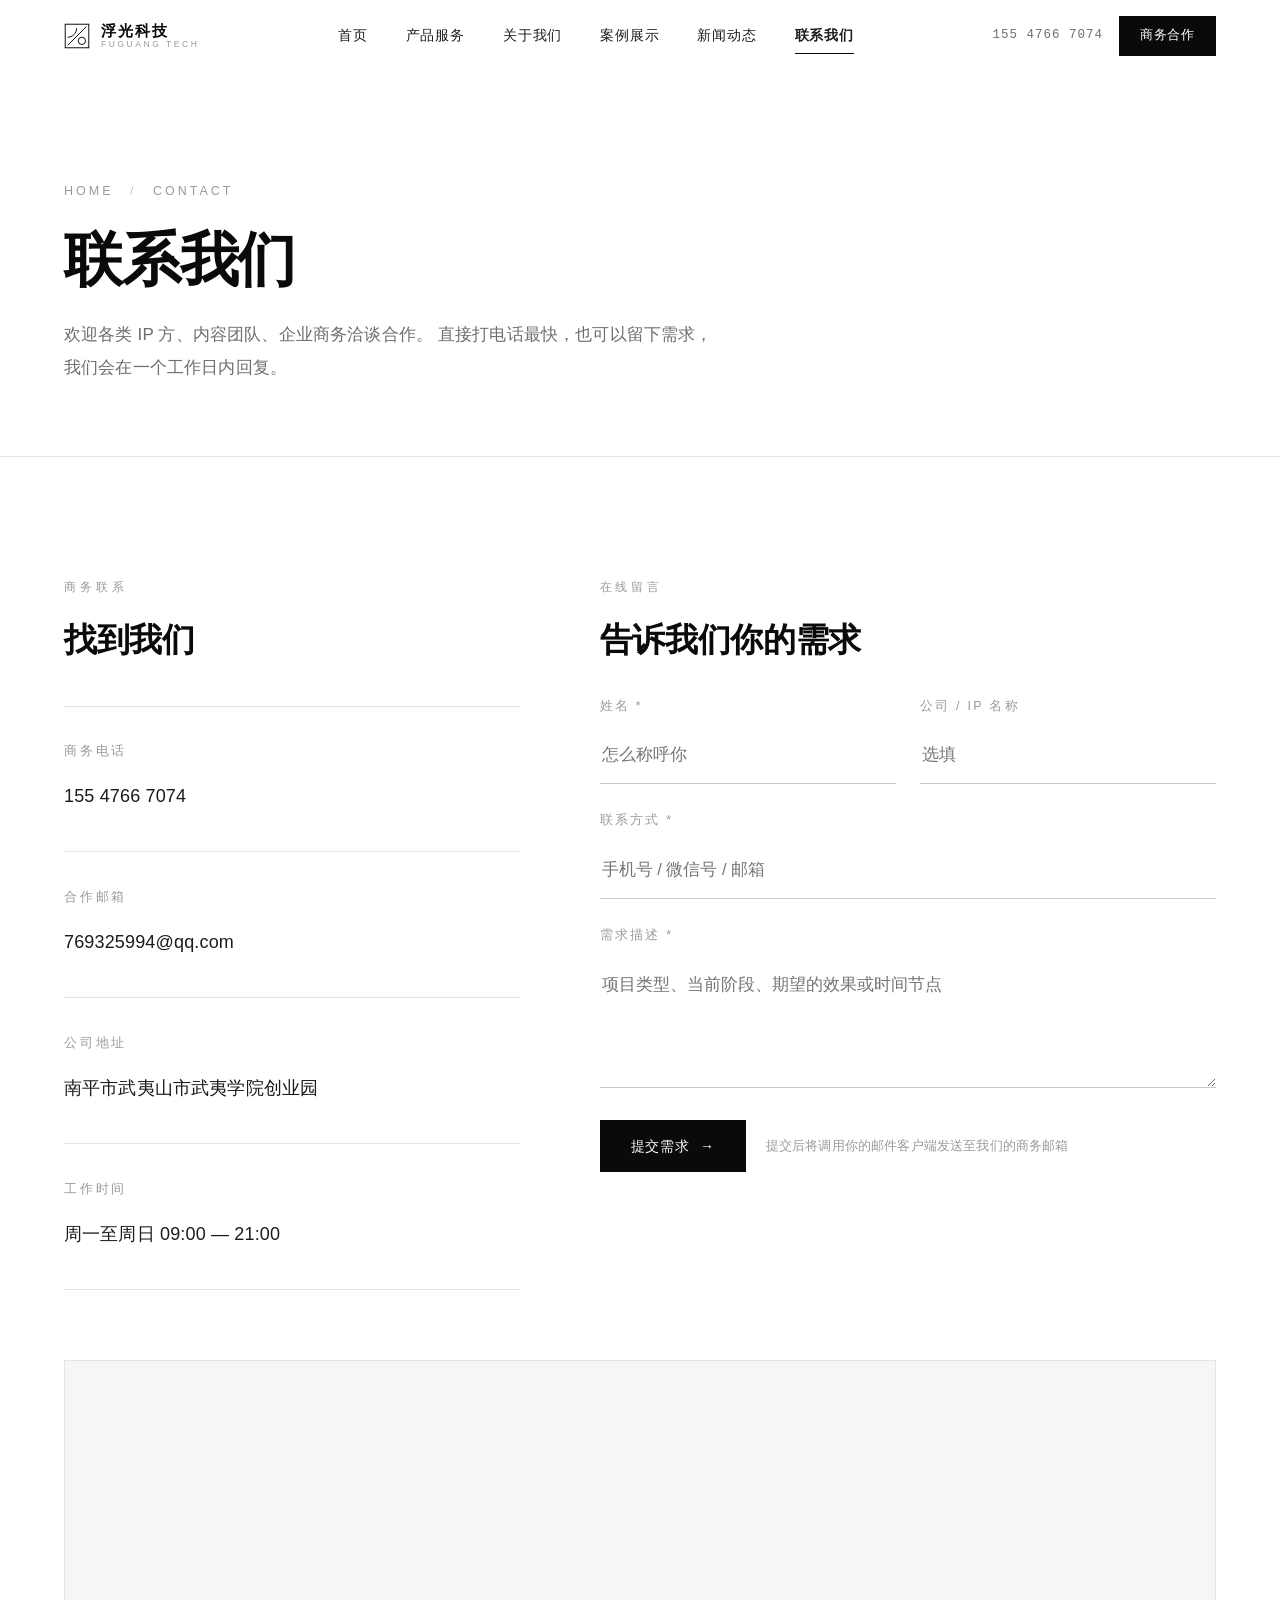
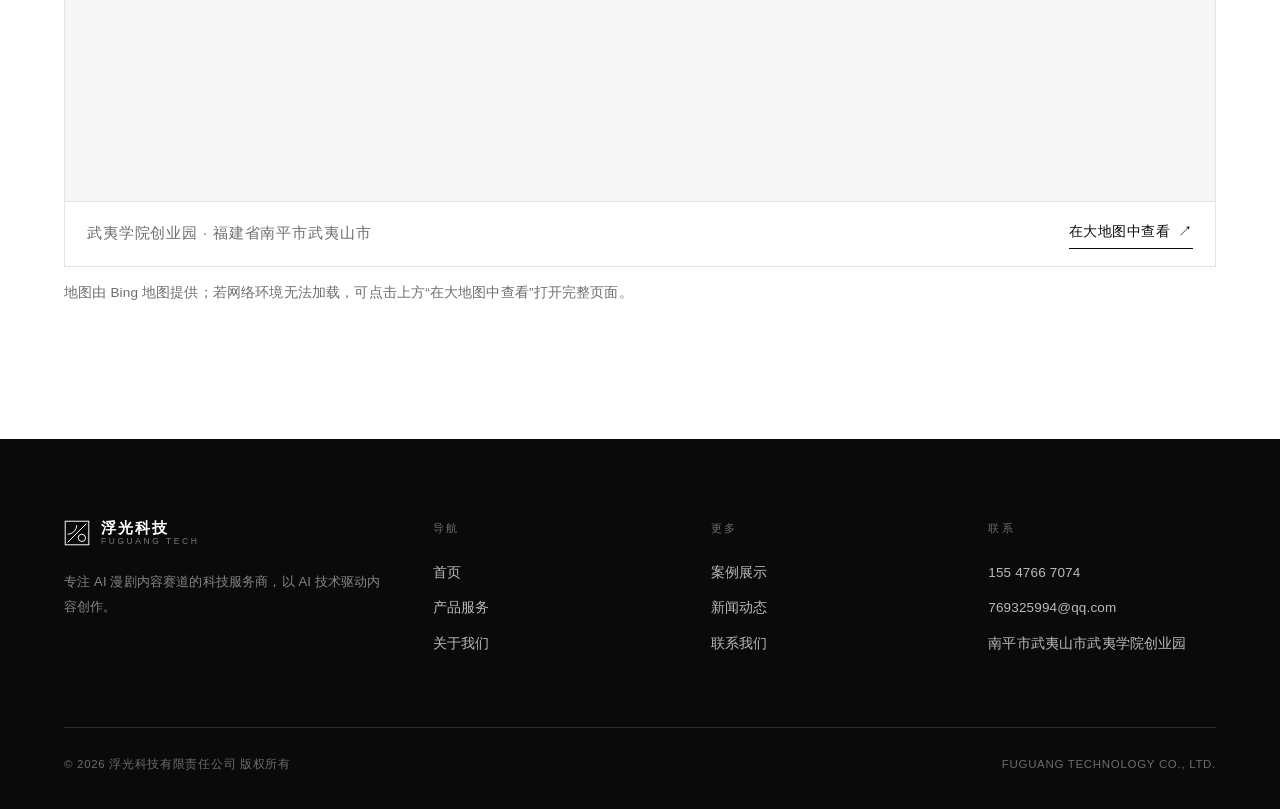
<file: contact.html>
<!DOCTYPE html>
<html lang="zh-CN">
<head>
<meta charset="UTF-8">
<meta name="viewport" content="width=device-width, initial-scale=1">
<title>联系我们｜浮光科技</title>
<meta name="description" content="浮光科技商务合作联系方式：电话 155 4766 7074，邮箱 769325994@qq.com，地址 南平市武夷山市武夷学院创业园。">
<meta name="theme-color" content="#0A0A0A">
<link rel="icon" href="assets/logo.svg" type="image/svg+xml">
<link rel="stylesheet" href="assets/style.css?v=5">
</head>
<body class="contact-page">

<header class="header">
  <div class="header__inner">
    <a class="brand" href="index.html" aria-label="浮光科技 首页">
      <svg class="brand__mark" viewBox="0 0 64 64" fill="none" stroke="currentColor" stroke-width="2.4" aria-hidden="true">
        <rect x="3" y="3" width="58" height="58"/><path d="M9 55 L55 9"/>
        <path d="M9 35 C 21 35, 31 25, 31 13"/><circle cx="44" cy="44" r="9"/>
      </svg>
      <span class="brand__text">
        <span class="brand__cn">浮光科技</span>
        <span class="brand__en">FUGUANG TECH</span>
      </span>
    </a>
    <nav class="nav" aria-label="主导航">
      <a href="index.html">首页</a>
      <a href="services.html">产品服务</a>
      <a href="about.html">关于我们</a>
      <a href="cases.html">案例展示</a>
      <a href="news.html">新闻动态</a>
      <a href="contact.html" class="is-active">联系我们</a>
    </nav>
    <div class="header__cta">
      <span class="header__tel mono">155 4766 7074</span>
      <a class="btn" href="#form" style="height:40px;padding:0 20px;font-size:12.5px">商务合作</a>
      <button class="burger" aria-label="打开菜单" aria-expanded="false"><span></span><span></span></button>
    </div>
  </div>
</header>
<div class="mobile-nav">
  <a href="index.html">首页</a>
  <a href="services.html">产品服务</a>
  <a href="about.html">关于我们</a>
  <a href="cases.html">案例展示</a>
  <a href="news.html">新闻动态</a>
  <a href="contact.html">联系我们</a>
</div>

<section class="pagehead">
  <div class="container">
    <p class="pagehead__crumb">HOME <span>/</span> CONTACT</p>
    <h1 class="h-display reveal">联系我们</h1>
    <p class="pagehead__sub reveal" data-d="1">
      欢迎各类 IP 方、内容团队、企业商务洽谈合作。
      直接打电话最快，也可以留下需求，我们会在一个工作日内回复。
    </p>
  </div>
</section>

<section class="section">
  <div class="container">
    <div class="contact">

      <div class="reveal">
        <p class="eyebrow">商务联系</p>
        <h2 class="h2">找到我们</h2>
        <div class="contact__list">
          <div class="contact__row">
            <p class="contact__k">商务电话</p>
            <p class="contact__v"><a href="tel:15547667074">155 4766 7074</a></p>
          </div>
          <div class="contact__row">
            <p class="contact__k">合作邮箱</p>
            <p class="contact__v"><a href="mailto:769325994@qq.com">769325994@qq.com</a></p>
          </div>
          <div class="contact__row">
            <p class="contact__k">公司地址</p>
            <p class="contact__v">南平市武夷山市武夷学院创业园</p>
          </div>
          <div class="contact__row">
            <p class="contact__k">工作时间</p>
            <p class="contact__v">周一至周日 09:00 — 21:00</p>
          </div>
        </div>
      </div>

      <div class="reveal" data-d="1" id="form">
        <p class="eyebrow">在线留言</p>
        <h2 class="h2" style="margin-bottom:34px">告诉我们你的需求</h2>

        <form class="form" data-contact-form novalidate>
          <div class="field">
            <label for="f-name">姓名 *</label>
            <input id="f-name" name="name" type="text" placeholder="怎么称呼你" autocomplete="name">
          </div>
          <div class="field">
            <label for="f-company">公司 / IP 名称</label>
            <input id="f-company" name="company" type="text" placeholder="选填">
          </div>
          <div class="field field--full">
            <label for="f-contact">联系方式 *</label>
            <input id="f-contact" name="contact" type="text" placeholder="手机号 / 微信号 / 邮箱" autocomplete="tel">
          </div>
          <div class="field field--full">
            <label for="f-need">需求描述 *</label>
            <textarea id="f-need" name="need" placeholder="项目类型、当前阶段、期望的效果或时间节点"></textarea>
          </div>
          <div class="form__foot">
            <button class="btn" type="submit">提交需求 <span class="btn__arrow">→</span></button>
            <span class="form__hint">提交后将调用你的邮件客户端发送至我们的商务邮箱</span>
          </div>
          <p class="form__msg" role="status" aria-live="polite"></p>
        </form>
      </div>

    </div>

    <div class="mapbox reveal">
      <iframe
        class="mapbox__frame"
        title="武夷学院位置地图"
        data-map-frame
        data-map-src="https://www.bing.com/maps/embed?cp=27.728741~118.003883&amp;lvl=15&amp;typ=d&amp;sty=r&amp;src=SHELL&amp;FORM=MBEDV8"
        src="https://www.bing.com/maps/embed?cp=27.728741~118.003883&amp;lvl=15&amp;typ=d&amp;sty=r&amp;src=SHELL&amp;FORM=MBEDV8&amp;w=1200&amp;h=440"
        loading="lazy"
        referrerpolicy="no-referrer-when-downgrade"
        allowfullscreen></iframe>
      <div class="mapbox__bar">
        <p class="mapbox__addr">武夷学院创业园 · 福建省南平市武夷山市</p>
        <a class="link-line" href="https://cn.bing.com/maps/search?name=%E6%AD%A6%E5%A4%B7%E5%AD%A6%E9%99%A2&amp;q=%E6%AD%A6%E5%A4%B7%E5%AD%A6%E9%99%A2&amp;cp=27.728741~118.003883&amp;lvl=15.3" target="_blank" rel="noopener">在大地图中查看 <span>↗</span></a>
      </div>
    </div>
    <p class="muted map-note">
      地图由 Bing 地图提供；若网络环境无法加载，可点击上方“在大地图中查看”打开完整页面。
    </p>
  </div>
</section>

<footer class="footer">
  <div class="container">
    <div class="footer__top">
      <div>
        <a class="brand" href="index.html">
          <svg class="brand__mark" viewBox="0 0 64 64" fill="none" stroke="currentColor" stroke-width="2.4" aria-hidden="true" style="color:#fff">
            <rect x="3" y="3" width="58" height="58"/><path d="M9 55 L55 9"/>
            <path d="M9 35 C 21 35, 31 25, 31 13"/><circle cx="44" cy="44" r="9"/>
          </svg>
          <span class="brand__text">
            <span class="brand__cn">浮光科技</span>
            <span class="brand__en">FUGUANG TECH</span>
          </span>
        </a>
        <p class="footer__desc">专注 AI 漫剧内容赛道的科技服务商，以 AI 技术驱动内容创作。</p>
      </div>
      <div>
        <p class="footer__h">导航</p>
        <ul class="footer__list">
          <li><a href="index.html">首页</a></li>
          <li><a href="services.html">产品服务</a></li>
          <li><a href="about.html">关于我们</a></li>
        </ul>
      </div>
      <div>
        <p class="footer__h">更多</p>
        <ul class="footer__list">
          <li><a href="cases.html">案例展示</a></li>
          <li><a href="news.html">新闻动态</a></li>
          <li><a href="contact.html">联系我们</a></li>
        </ul>
      </div>
      <div>
        <p class="footer__h">联系</p>
        <ul class="footer__list">
          <li>155 4766 7074</li>
          <li>769325994@qq.com</li>
          <li>南平市武夷山市武夷学院创业园</li>
        </ul>
      </div>
    </div>
    <div class="footer__bottom">
      <span>© <span data-year>2026</span> 浮光科技有限责任公司 版权所有</span>
      <span>FUGUANG TECHNOLOGY CO., LTD.</span>
    </div>
  </div>
</footer>

<script src="assets/main.js?v=6"></script>
</body>
</html>
</file>
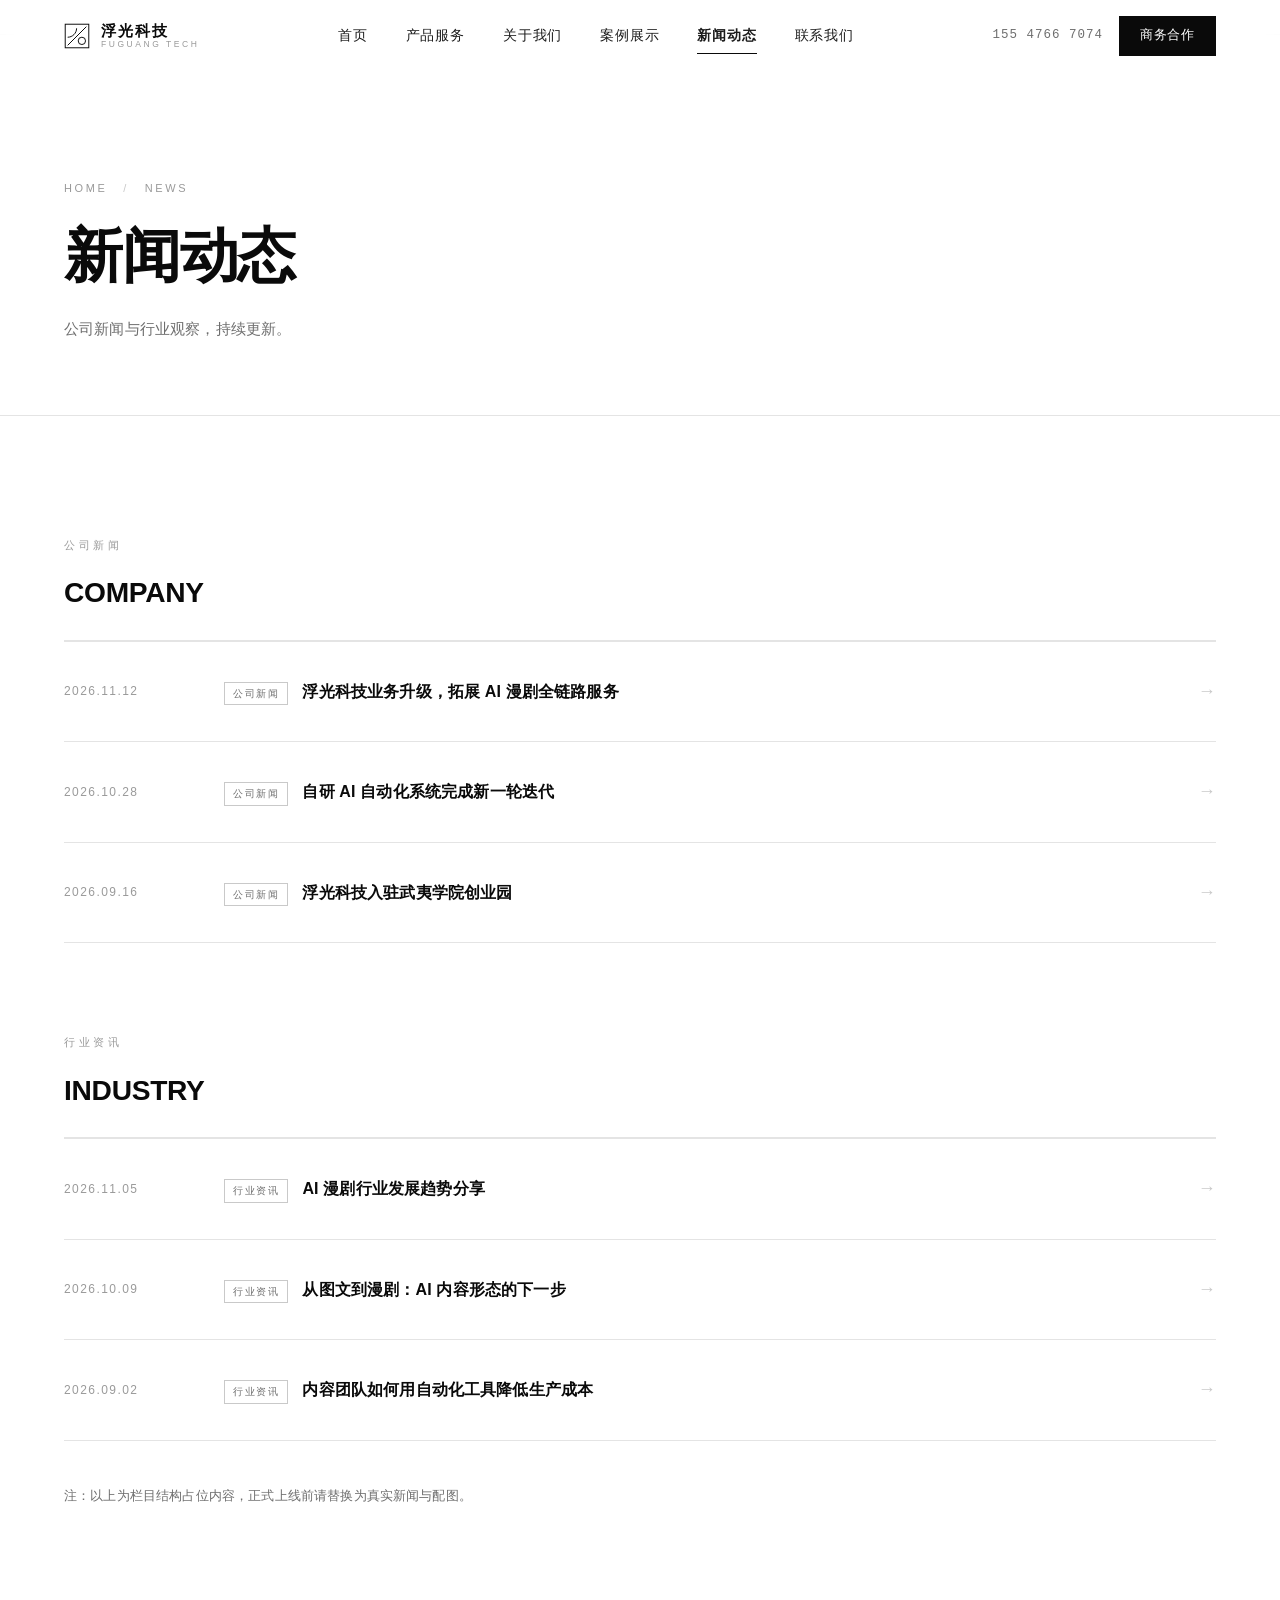
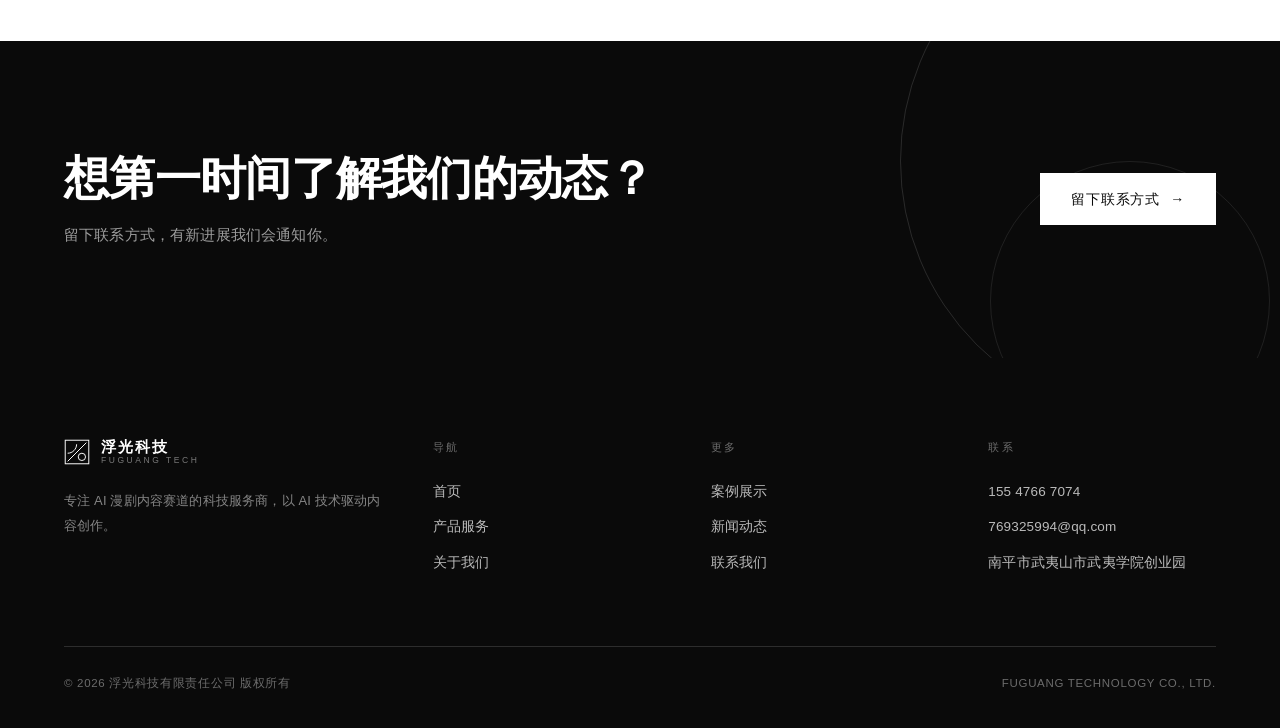
<file: news.html>
<!DOCTYPE html>
<html lang="zh-CN">
<head>
<meta charset="UTF-8">
<meta name="viewport" content="width=device-width, initial-scale=1">
<title>新闻动态｜浮光科技</title>
<meta name="description" content="浮光科技公司新闻与 AI 漫剧行业资讯。">
<meta name="theme-color" content="#0A0A0A">
<link rel="icon" href="assets/logo.svg" type="image/svg+xml">
<link rel="stylesheet" href="assets/style.css">
</head>
<body>

<header class="header">
  <div class="header__inner">
    <a class="brand" href="index.html" aria-label="浮光科技 首页">
      <svg class="brand__mark" viewBox="0 0 64 64" fill="none" stroke="currentColor" stroke-width="2.4" aria-hidden="true">
        <rect x="3" y="3" width="58" height="58"/><path d="M9 55 L55 9"/>
        <path d="M9 35 C 21 35, 31 25, 31 13"/><circle cx="44" cy="44" r="9"/>
      </svg>
      <span class="brand__text">
        <span class="brand__cn">浮光科技</span>
        <span class="brand__en">FUGUANG TECH</span>
      </span>
    </a>
    <nav class="nav" aria-label="主导航">
      <a href="index.html">首页</a>
      <a href="services.html">产品服务</a>
      <a href="about.html">关于我们</a>
      <a href="cases.html">案例展示</a>
      <a href="news.html" class="is-active">新闻动态</a>
      <a href="contact.html">联系我们</a>
    </nav>
    <div class="header__cta">
      <span class="header__tel mono">155 4766 7074</span>
      <a class="btn" href="contact.html" style="height:40px;padding:0 20px;font-size:12.5px">商务合作</a>
      <button class="burger" aria-label="打开菜单" aria-expanded="false"><span></span><span></span></button>
    </div>
  </div>
</header>
<div class="mobile-nav">
  <a href="index.html">首页</a>
  <a href="services.html">产品服务</a>
  <a href="about.html">关于我们</a>
  <a href="cases.html">案例展示</a>
  <a href="news.html">新闻动态</a>
  <a href="contact.html">联系我们</a>
</div>

<section class="pagehead">
  <div class="container">
    <p class="pagehead__crumb">HOME <span>/</span> NEWS</p>
    <h1 class="h-display reveal">新闻动态</h1>
    <p class="pagehead__sub reveal" data-d="1">公司新闻与行业观察，持续更新。</p>
  </div>
</section>

<section class="section">
  <div class="container">

    <div class="section-head reveal" style="margin-bottom:0">
      <div>
        <p class="eyebrow">公司新闻</p>
        <h2 class="h2">COMPANY</h2>
      </div>
    </div>
    <div class="news">
      <a class="news__item reveal" href="#">
        <span class="news__date">2026.11.12</span>
        <span><span class="news__cat">公司新闻</span><span class="news__title">浮光科技业务升级，拓展 AI 漫剧全链路服务</span></span>
        <span class="news__arrow">→</span>
      </a>
      <a class="news__item reveal" data-d="1" href="#">
        <span class="news__date">2026.10.28</span>
        <span><span class="news__cat">公司新闻</span><span class="news__title">自研 AI 自动化系统完成新一轮迭代</span></span>
        <span class="news__arrow">→</span>
      </a>
      <a class="news__item reveal" data-d="2" href="#">
        <span class="news__date">2026.09.16</span>
        <span><span class="news__cat">公司新闻</span><span class="news__title">浮光科技入驻武夷学院创业园</span></span>
        <span class="news__arrow">→</span>
      </a>
    </div>

    <div class="section-head reveal" style="margin-top:90px;margin-bottom:0">
      <div>
        <p class="eyebrow">行业资讯</p>
        <h2 class="h2">INDUSTRY</h2>
      </div>
    </div>
    <div class="news">
      <a class="news__item reveal" href="#">
        <span class="news__date">2026.11.05</span>
        <span><span class="news__cat">行业资讯</span><span class="news__title">AI 漫剧行业发展趋势分享</span></span>
        <span class="news__arrow">→</span>
      </a>
      <a class="news__item reveal" data-d="1" href="#">
        <span class="news__date">2026.10.09</span>
        <span><span class="news__cat">行业资讯</span><span class="news__title">从图文到漫剧：AI 内容形态的下一步</span></span>
        <span class="news__arrow">→</span>
      </a>
      <a class="news__item reveal" data-d="2" href="#">
        <span class="news__date">2026.09.02</span>
        <span><span class="news__cat">行业资讯</span><span class="news__title">内容团队如何用自动化工具降低生产成本</span></span>
        <span class="news__arrow">→</span>
      </a>
    </div>

    <p class="muted" style="font-size:13px;margin-top:44px">
      注：以上为栏目结构占位内容，正式上线前请替换为真实新闻与配图。
    </p>
  </div>
</section>

<section class="cta">
  <div class="container cta__inner">
    <div class="reveal">
      <h2 class="h1">想第一时间了解我们的动态？</h2>
      <p class="cta__sub">留下联系方式，有新进展我们会通知你。</p>
    </div>
    <div class="reveal" data-d="1">
      <a class="btn btn--light" href="contact.html">留下联系方式 <span class="btn__arrow">→</span></a>
    </div>
  </div>
</section>

<footer class="footer">
  <div class="container">
    <div class="footer__top">
      <div>
        <a class="brand" href="index.html">
          <svg class="brand__mark" viewBox="0 0 64 64" fill="none" stroke="currentColor" stroke-width="2.4" aria-hidden="true" style="color:#fff">
            <rect x="3" y="3" width="58" height="58"/><path d="M9 55 L55 9"/>
            <path d="M9 35 C 21 35, 31 25, 31 13"/><circle cx="44" cy="44" r="9"/>
          </svg>
          <span class="brand__text">
            <span class="brand__cn">浮光科技</span>
            <span class="brand__en">FUGUANG TECH</span>
          </span>
        </a>
        <p class="footer__desc">专注 AI 漫剧内容赛道的科技服务商，以 AI 技术驱动内容创作。</p>
      </div>
      <div>
        <p class="footer__h">导航</p>
        <ul class="footer__list">
          <li><a href="index.html">首页</a></li>
          <li><a href="services.html">产品服务</a></li>
          <li><a href="about.html">关于我们</a></li>
        </ul>
      </div>
      <div>
        <p class="footer__h">更多</p>
        <ul class="footer__list">
          <li><a href="cases.html">案例展示</a></li>
          <li><a href="news.html">新闻动态</a></li>
          <li><a href="contact.html">联系我们</a></li>
        </ul>
      </div>
      <div>
        <p class="footer__h">联系</p>
        <ul class="footer__list">
          <li>155 4766 7074</li>
          <li>769325994@qq.com</li>
          <li>南平市武夷山市武夷学院创业园</li>
        </ul>
      </div>
    </div>
    <div class="footer__bottom">
      <span>© <span data-year>2026</span> 浮光科技有限责任公司 版权所有</span>
      <span>FUGUANG TECHNOLOGY CO., LTD.</span>
    </div>
  </div>
</footer>

<script src="assets/main.js"></script>
</body>
</html>
</file>
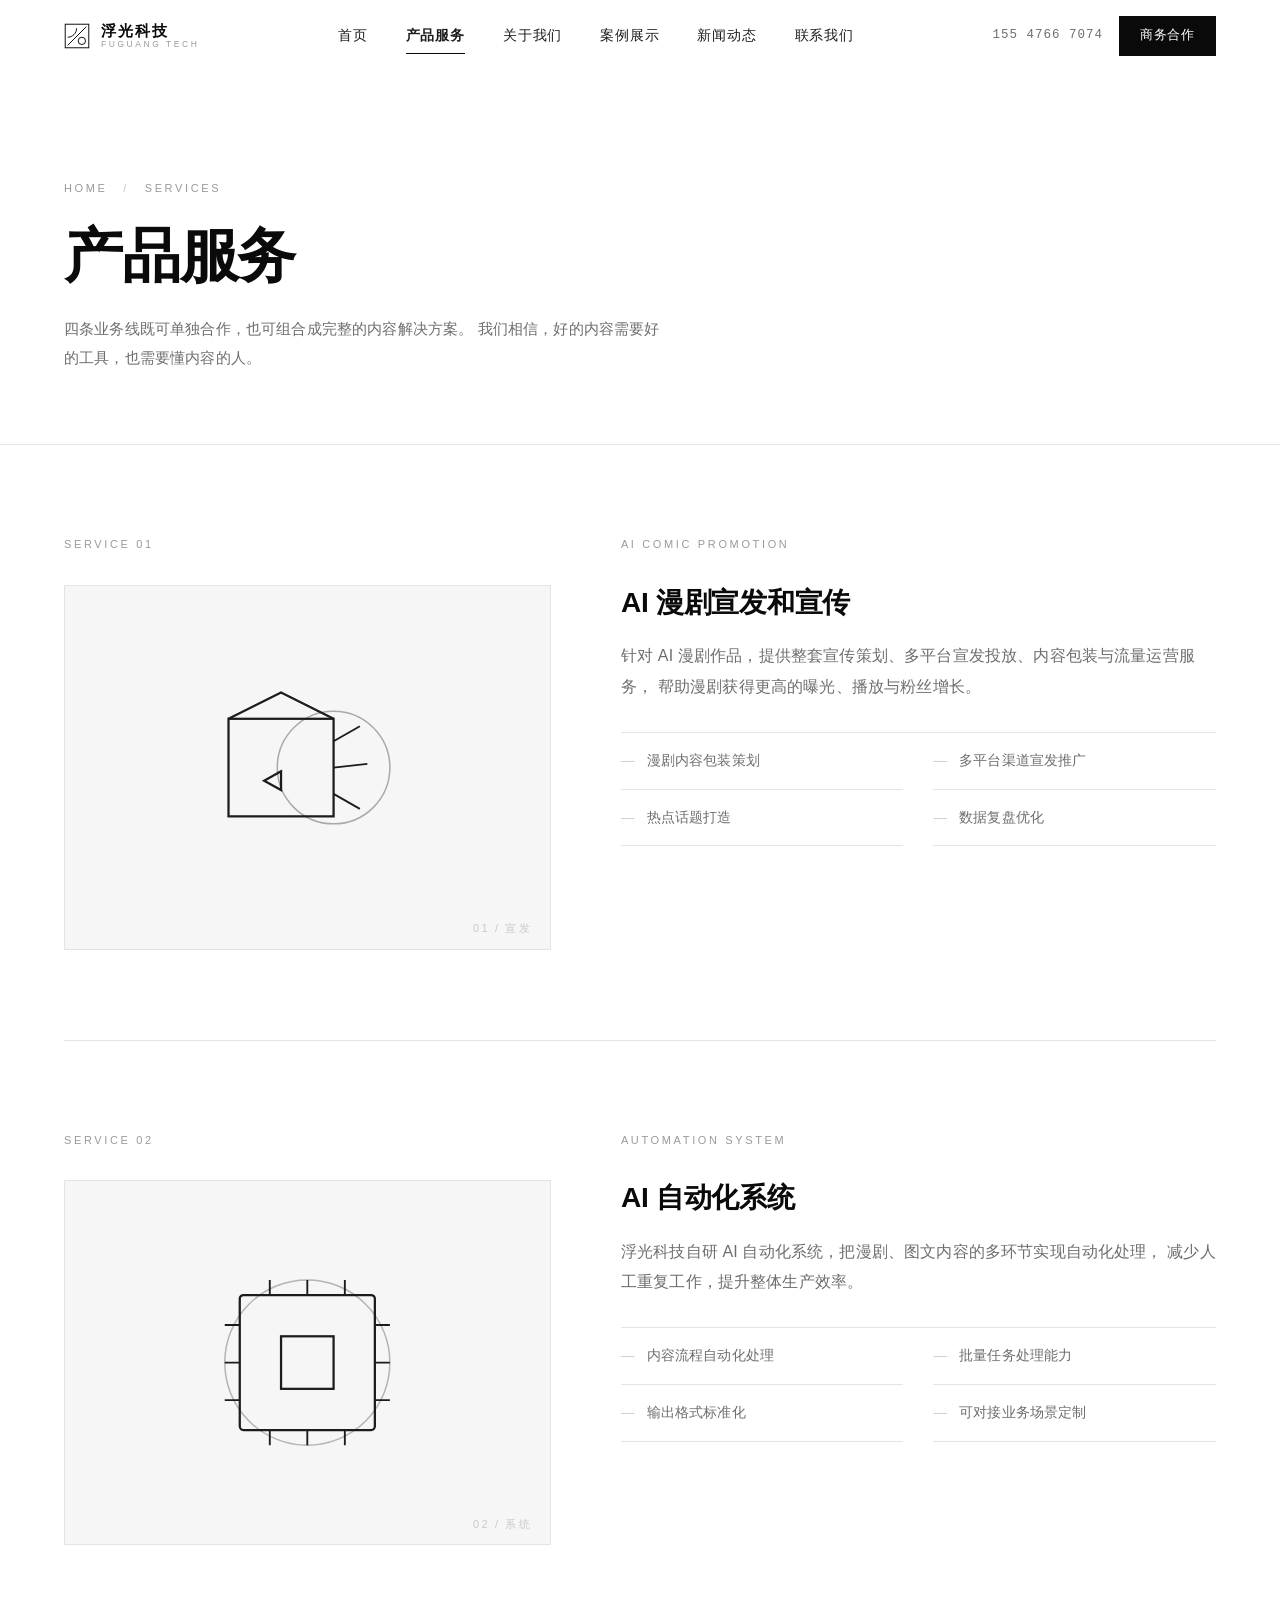
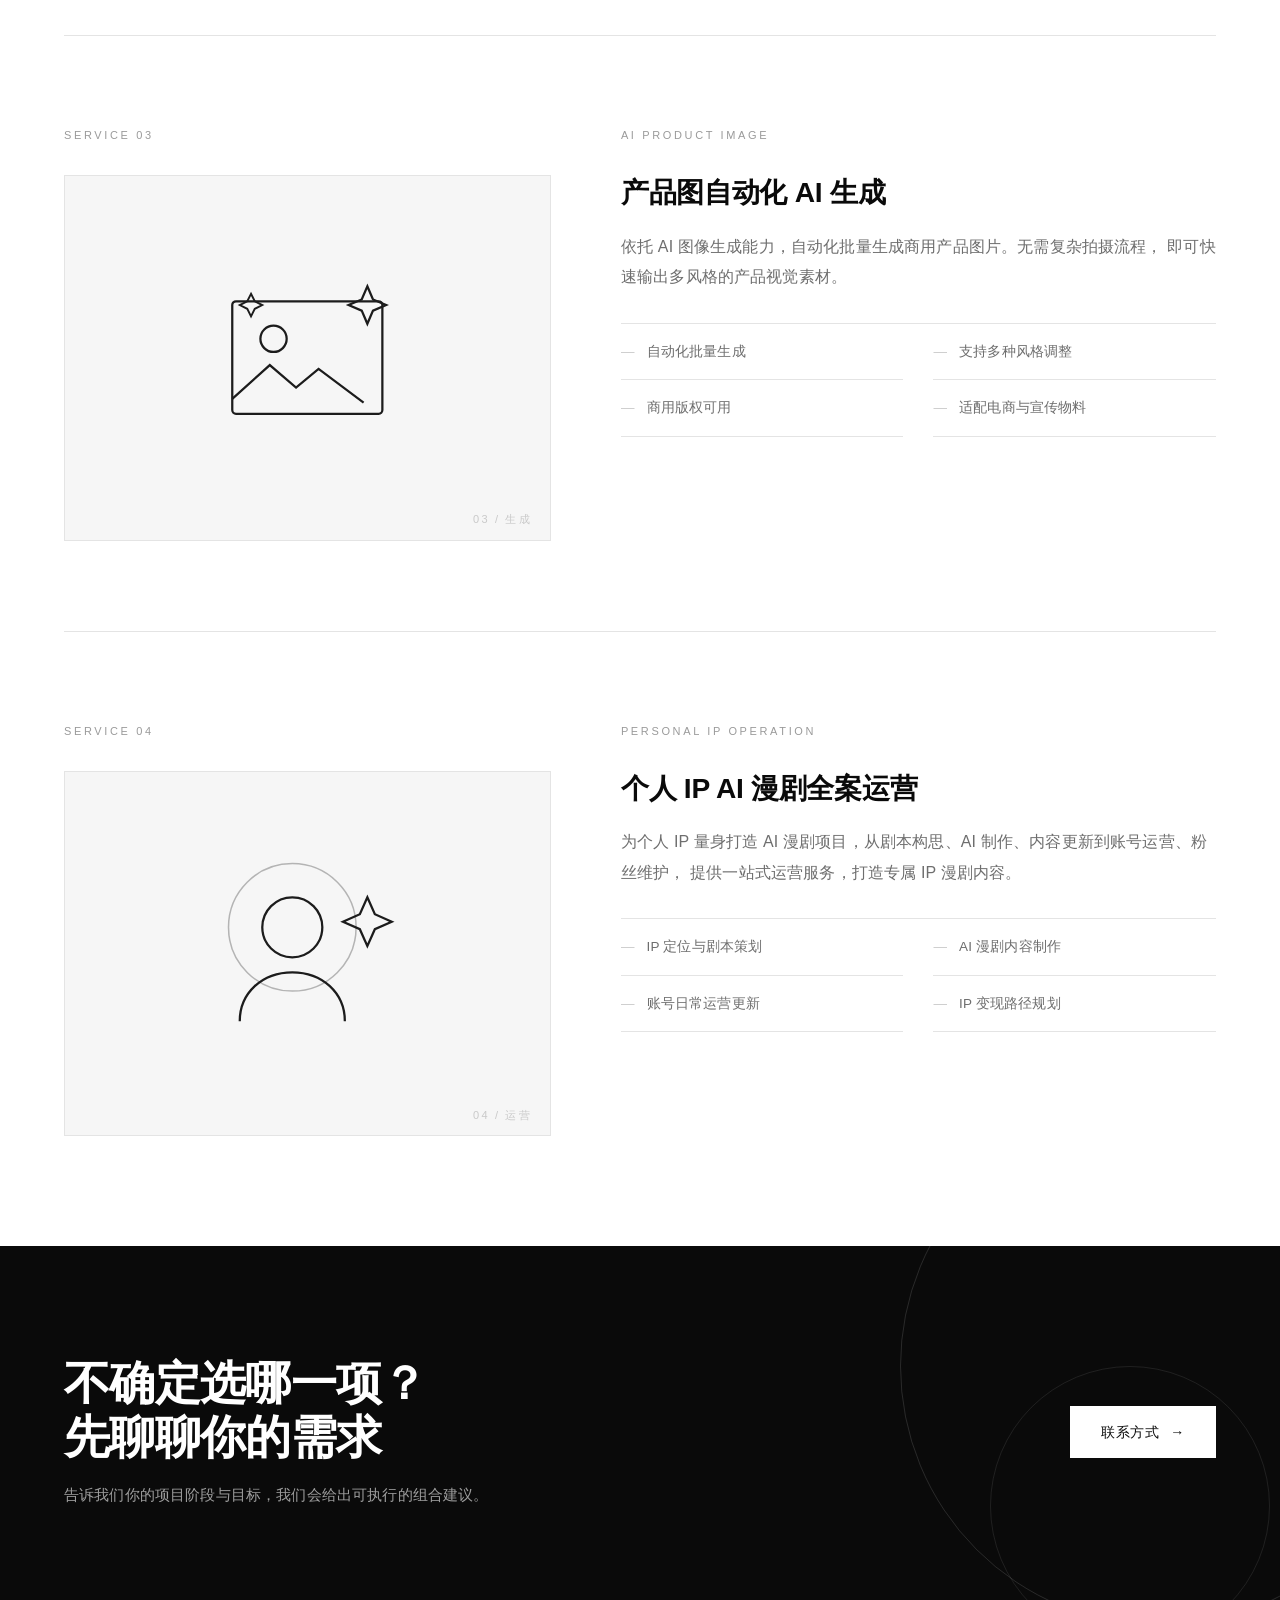
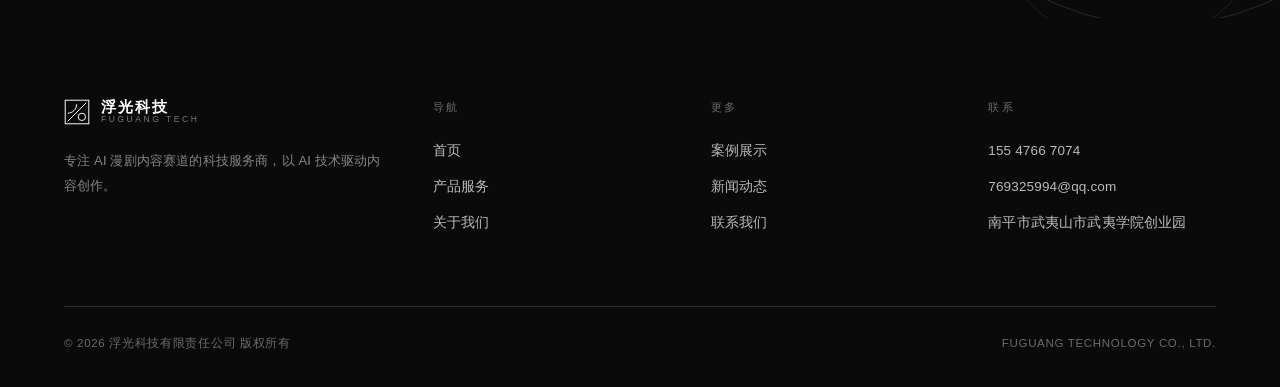
<file: services.html>
<!DOCTYPE html>
<html lang="zh-CN">
<head>
<meta charset="UTF-8">
<meta name="viewport" content="width=device-width, initial-scale=1">
<title>产品服务｜浮光科技</title>
<meta name="description" content="AI漫剧宣发、AI自动化系统、AI产品图自动化生成、个人IP AI漫剧全案运营 —— 浮光科技四条核心业务线。">
<meta name="theme-color" content="#0A0A0A">
<link rel="icon" href="assets/logo.svg" type="image/svg+xml">
<link rel="stylesheet" href="assets/style.css">
</head>
<body>

<header class="header">
  <div class="header__inner">
    <a class="brand" href="index.html" aria-label="浮光科技 首页">
      <svg class="brand__mark" viewBox="0 0 64 64" fill="none" stroke="currentColor" stroke-width="2.4" aria-hidden="true">
        <rect x="3" y="3" width="58" height="58"/>
        <path d="M9 55 L55 9"/>
        <path d="M9 35 C 21 35, 31 25, 31 13"/>
        <circle cx="44" cy="44" r="9"/>
      </svg>
      <span class="brand__text">
        <span class="brand__cn">浮光科技</span>
        <span class="brand__en">FUGUANG TECH</span>
      </span>
    </a>
    <nav class="nav" aria-label="主导航">
      <a href="index.html">首页</a>
      <a href="services.html" class="is-active">产品服务</a>
      <a href="about.html">关于我们</a>
      <a href="cases.html">案例展示</a>
      <a href="news.html">新闻动态</a>
      <a href="contact.html">联系我们</a>
    </nav>
    <div class="header__cta">
      <span class="header__tel mono">155 4766 7074</span>
      <a class="btn" href="contact.html" style="height:40px;padding:0 20px;font-size:12.5px">商务合作</a>
      <button class="burger" aria-label="打开菜单" aria-expanded="false"><span></span><span></span></button>
    </div>
  </div>
</header>
<div class="mobile-nav">
  <a href="index.html">首页</a>
  <a href="services.html">产品服务</a>
  <a href="about.html">关于我们</a>
  <a href="cases.html">案例展示</a>
  <a href="news.html">新闻动态</a>
  <a href="contact.html">联系我们</a>
</div>

<!-- 页头 -->
<section class="pagehead">
  <div class="container">
    <p class="pagehead__crumb">HOME <span>/</span> SERVICES</p>
    <h1 class="h-display reveal">产品服务</h1>
    <p class="pagehead__sub reveal" data-d="1">
      四条业务线既可单独合作，也可组合成完整的内容解决方案。
      我们相信，好的内容需要好的工具，也需要懂内容的人。
    </p>
  </div>
</section>

<div class="container">

  <!-- 2-1 -->
  <article class="svc" id="svc-1">
    <div class="reveal">
      <p class="svc__label">SERVICE 01</p>
      <div class="svc__art" data-mark="01 / 宣发">
        <svg viewBox="0 0 120 120" fill="none" stroke="currentColor" stroke-width="1.2" aria-hidden="true">
          <rect x="18" y="34" width="56" height="52"/>
          <path d="M18 34 l28 -14 28 14"/>
          <path d="M46 62 l-9 5 9 5 z"/>
          <path d="M74 46 l14 -8 M74 60 l18 -2 M74 74 l14 8" stroke-width="1"/>
          <circle cx="74" cy="60" r="30" stroke-width=".8" opacity=".35"/>
        </svg>
      </div>
    </div>
    <div class="reveal" data-d="1">
      <p class="svc__label">AI COMIC PROMOTION</p>
      <h2 class="h2">AI 漫剧宣发和宣传</h2>
      <p class="lead">
        针对 AI 漫剧作品，提供整套宣传策划、多平台宣发投放、内容包装与流量运营服务，
        帮助漫剧获得更高的曝光、播放与粉丝增长。
      </p>
      <ul class="svc__list">
        <li>漫剧内容包装策划</li>
        <li>多平台渠道宣发推广</li>
        <li>热点话题打造</li>
        <li>数据复盘优化</li>
      </ul>
    </div>
  </article>

  <!-- 2-2 -->
  <article class="svc" id="svc-2">
    <div class="reveal">
      <p class="svc__label">SERVICE 02</p>
      <div class="svc__art" data-mark="02 / 系统">
        <svg viewBox="0 0 120 120" fill="none" stroke="currentColor" stroke-width="1.2" aria-hidden="true">
          <rect x="24" y="24" width="72" height="72" rx="2"/>
          <rect x="46" y="46" width="28" height="28"/>
          <path d="M24 40 h-8 M24 60 h-8 M24 80 h-8 M96 40 h8 M96 60 h8 M96 80 h8
                   M40 24 v-8 M60 24 v-8 M80 24 v-8 M40 96 v8 M60 96 v8 M80 96 v8" stroke-width="1"/>
          <circle cx="60" cy="60" r="44" stroke-width=".8" opacity=".3"/>
        </svg>
      </div>
    </div>
    <div class="reveal" data-d="1">
      <p class="svc__label">AUTOMATION SYSTEM</p>
      <h2 class="h2">AI 自动化系统</h2>
      <p class="lead">
        浮光科技自研 AI 自动化系统，把漫剧、图文内容的多环节实现自动化处理，
        减少人工重复工作，提升整体生产效率。
      </p>
      <ul class="svc__list">
        <li>内容流程自动化处理</li>
        <li>批量任务处理能力</li>
        <li>输出格式标准化</li>
        <li>可对接业务场景定制</li>
      </ul>
    </div>
  </article>

  <!-- 2-3 -->
  <article class="svc" id="svc-3">
    <div class="reveal">
      <p class="svc__label">SERVICE 03</p>
      <div class="svc__art" data-mark="03 / 生成">
        <svg viewBox="0 0 120 120" fill="none" stroke="currentColor" stroke-width="1.2" aria-hidden="true">
          <rect x="20" y="30" width="80" height="60" rx="2"/>
          <circle cx="42" cy="50" r="7"/>
          <path d="M20 82 l20 -18 14 12 12 -10 24 18"/>
          <path d="M92 22 l3 7 7 3 -7 3 -3 7 -3 -7 -7 -3 7 -3 z"/>
          <path d="M30 26 l2 4 4 2 -4 2 -2 4 -2 -4 -4 -2 4 -2 z" stroke-width="1"/>
        </svg>
      </div>
    </div>
    <div class="reveal" data-d="1">
      <p class="svc__label">AI PRODUCT IMAGE</p>
      <h2 class="h2">产品图自动化 AI 生成</h2>
      <p class="lead">
        依托 AI 图像生成能力，自动化批量生成商用产品图片。无需复杂拍摄流程，
        即可快速输出多风格的产品视觉素材。
      </p>
      <ul class="svc__list">
        <li>自动化批量生成</li>
        <li>支持多种风格调整</li>
        <li>商用版权可用</li>
        <li>适配电商与宣传物料</li>
      </ul>
    </div>
  </article>

  <!-- 2-4 -->
  <article class="svc" id="svc-4">
    <div class="reveal">
      <p class="svc__label">SERVICE 04</p>
      <div class="svc__art" data-mark="04 / 运营">
        <svg viewBox="0 0 120 120" fill="none" stroke="currentColor" stroke-width="1.2" aria-hidden="true">
          <circle cx="52" cy="46" r="16"/>
          <path d="M24 96 c0 -15 12 -26 28 -26 s28 11 28 26"/>
          <path d="M92 30 l4 9 9 4 -9 4 -4 9 -4 -9 -9 -4 9 -4 z"/>
          <circle cx="52" cy="46" r="34" stroke-width=".8" opacity=".3"/>
        </svg>
      </div>
    </div>
    <div class="reveal" data-d="1">
      <p class="svc__label">PERSONAL IP OPERATION</p>
      <h2 class="h2">个人 IP AI 漫剧全案运营</h2>
      <p class="lead">
        为个人 IP 量身打造 AI 漫剧项目，从剧本构思、AI 制作、内容更新到账号运营、粉丝维护，
        提供一站式运营服务，打造专属 IP 漫剧内容。
      </p>
      <ul class="svc__list">
        <li>IP 定位与剧本策划</li>
        <li>AI 漫剧内容制作</li>
        <li>账号日常运营更新</li>
        <li>IP 变现路径规划</li>
      </ul>
    </div>
  </article>

</div>

<section class="cta" style="margin-top:20px">
  <div class="container cta__inner">
    <div class="reveal">
      <h2 class="h1">不确定选哪一项？<br>先聊聊你的需求</h2>
      <p class="cta__sub">告诉我们你的项目阶段与目标，我们会给出可执行的组合建议。</p>
    </div>
    <div class="reveal" data-d="1">
      <a class="btn btn--light" href="contact.html">联系方式 <span class="btn__arrow">→</span></a>
    </div>
  </div>
</section>

<footer class="footer">
  <div class="container">
    <div class="footer__top">
      <div>
        <a class="brand" href="index.html">
          <svg class="brand__mark" viewBox="0 0 64 64" fill="none" stroke="currentColor" stroke-width="2.4" aria-hidden="true" style="color:#fff">
            <rect x="3" y="3" width="58" height="58"/>
            <path d="M9 55 L55 9"/>
            <path d="M9 35 C 21 35, 31 25, 31 13"/>
            <circle cx="44" cy="44" r="9"/>
          </svg>
          <span class="brand__text">
            <span class="brand__cn">浮光科技</span>
            <span class="brand__en">FUGUANG TECH</span>
          </span>
        </a>
        <p class="footer__desc">专注 AI 漫剧内容赛道的科技服务商，以 AI 技术驱动内容创作。</p>
      </div>
      <div>
        <p class="footer__h">导航</p>
        <ul class="footer__list">
          <li><a href="index.html">首页</a></li>
          <li><a href="services.html">产品服务</a></li>
          <li><a href="about.html">关于我们</a></li>
        </ul>
      </div>
      <div>
        <p class="footer__h">更多</p>
        <ul class="footer__list">
          <li><a href="cases.html">案例展示</a></li>
          <li><a href="news.html">新闻动态</a></li>
          <li><a href="contact.html">联系我们</a></li>
        </ul>
      </div>
      <div>
        <p class="footer__h">联系</p>
        <ul class="footer__list">
          <li>155 4766 7074</li>
          <li>769325994@qq.com</li>
          <li>南平市武夷山市武夷学院创业园</li>
        </ul>
      </div>
    </div>
    <div class="footer__bottom">
      <span>© <span data-year>2026</span> 浮光科技有限责任公司 版权所有</span>
      <span>FUGUANG TECHNOLOGY CO., LTD.</span>
    </div>
  </div>
</footer>

<script src="assets/main.js"></script>
</body>
</html>
</file>
<file: assets/style.css>
/* =========================================================
   浮光科技 · 官网样式
   黑白灰单色系统 · 全站仅使用以下色值
   ========================================================= */
:root{
  --ink:#0A0A0A;
  --ink-2:#1C1C1C;
  --mid:#6E6E6E;
  --soft:#9A9A9A;
  --line:#E4E4E4;
  --line-2:#C9C9C9;
  --wash:#F6F6F6;
  --paper:#FFFFFF;

  --nav-h:72px;
  --ease:cubic-bezier(.22,.72,.24,1);
  --maxw:1280px;
}

*,*::before,*::after{box-sizing:border-box}
html{scroll-behavior:smooth;-webkit-text-size-adjust:100%}
body{
  margin:0;
  background:var(--paper);
  color:var(--ink);
  font-family:"Helvetica Neue","Inter","PingFang SC","Hiragino Sans GB","Microsoft YaHei",sans-serif;
  font-size:16px;
  line-height:1.75;
  letter-spacing:.01em;
  -webkit-font-smoothing:antialiased;
  overflow-x:hidden;
}
img,svg{display:block;max-width:100%}
a{color:inherit;text-decoration:none}
button{font:inherit;color:inherit;background:none;border:0;cursor:pointer}
ul{margin:0;padding:0;list-style:none}

::selection{background:var(--ink);color:#fff}

/* ---------------- 布局 ---------------- */
.container{width:min(var(--maxw),90vw);margin-inline:auto}
.section{padding:120px 0}
.section--tight{padding:84px 0}
.section--wash{background:var(--wash)}
.section--ink{background:var(--ink);color:#fff}

/* ---------------- 排版 ---------------- */
.eyebrow{
  font-size:11px;letter-spacing:.32em;text-transform:uppercase;
  color:var(--soft);font-weight:500;margin:0 0 20px;
}
.h-display{
  font-size:clamp(38px,5.6vw,76px);
  line-height:1.08;
  letter-spacing:-.02em;
  font-weight:600;
  margin:0;
}
.h1{font-size:clamp(30px,3.6vw,48px);line-height:1.18;letter-spacing:-.015em;font-weight:600;margin:0}
.h2{font-size:clamp(22px,2.2vw,30px);line-height:1.3;letter-spacing:-.01em;font-weight:600;margin:0}
.h3{font-size:17px;line-height:1.5;font-weight:600;margin:0}
.lead{font-size:clamp(15px,1.25vw,18px);color:var(--mid);line-height:1.9;margin:0}
.muted{color:var(--mid)}
.mono{font-family:"SFMono-Regular",Consolas,"Liberation Mono",monospace;font-size:12px;letter-spacing:.12em}

/* 章节头 */
.section-head{
  display:flex;justify-content:space-between;align-items:flex-end;
  gap:40px;padding-bottom:28px;margin-bottom:56px;
  border-bottom:1px solid var(--line);
}
.section-head__no{font-size:12px;letter-spacing:.24em;color:var(--soft);white-space:nowrap}
.section-head__right{max-width:520px;text-align:right}

/* ---------------- 按钮 ---------------- */
.btn{
  display:inline-flex;align-items:center;justify-content:center;gap:10px;
  height:52px;padding:0 30px;
  font-size:14px;letter-spacing:.06em;font-weight:500;
  border:1px solid var(--ink);background:var(--ink);color:#fff;
  transition:background .35s var(--ease),color .35s var(--ease),border-color .35s var(--ease);
  white-space:nowrap;
}
.btn:hover{background:#fff;color:var(--ink)}
.btn--ghost{background:transparent;color:var(--ink);border-color:var(--line-2)}
.btn--ghost:hover{background:var(--ink);color:#fff;border-color:var(--ink)}
.btn--light{background:#fff;color:var(--ink);border-color:#fff}
.btn--light:hover{background:transparent;color:#fff}
.btn--outline-light{background:transparent;color:#fff;border-color:rgba(255,255,255,.35)}
.btn--outline-light:hover{background:#fff;color:var(--ink);border-color:#fff}
.btn__arrow{transition:transform .35s var(--ease)}
.btn:hover .btn__arrow{transform:translateX(5px)}

/* 文字链接 */
.link-line{
  display:inline-flex;align-items:center;gap:8px;
  font-size:14px;font-weight:500;letter-spacing:.04em;
  padding-bottom:4px;border-bottom:1px solid var(--ink);
  transition:gap .3s var(--ease),opacity .3s;
}
.link-line:hover{gap:14px;opacity:.6}

/* ---------------- 顶部导航 ---------------- */
.header{
  position:fixed;inset:0 0 auto 0;z-index:100;
  height:var(--nav-h);
  background:rgba(255,255,255,.82);
  backdrop-filter:saturate(140%) blur(14px);
  -webkit-backdrop-filter:saturate(140%) blur(14px);
  border-bottom:1px solid transparent;
  transition:border-color .4s,background .4s;
}
.header.is-scrolled{border-bottom-color:var(--line)}
.header__inner{
  height:var(--nav-h);display:flex;align-items:center;justify-content:space-between;
  width:min(var(--maxw),90vw);margin-inline:auto;
}
.brand{display:flex;align-items:center;gap:11px}
.brand__mark{width:26px;height:26px;flex:none}
.brand__text{display:flex;flex-direction:column;line-height:1.15}
.brand__cn{font-size:15px;font-weight:600;letter-spacing:.14em}
.brand__en{font-size:8.5px;letter-spacing:.3em;color:var(--soft);text-transform:uppercase}

.nav{display:flex;align-items:center;gap:38px}
.nav a{
  position:relative;font-size:13.5px;letter-spacing:.06em;color:var(--ink-2);
  padding:6px 0;transition:color .3s;
}
.nav a::after{
  content:"";position:absolute;left:0;bottom:0;height:1px;width:0;
  background:var(--ink);transition:width .35s var(--ease);
}
.nav a:hover::after,.nav a.is-active::after{width:100%}
.nav a.is-active{font-weight:600}
.header__cta{display:flex;align-items:center;gap:16px}
.header__tel{font-size:12.5px;letter-spacing:.08em;color:var(--mid)}

.burger{display:none;width:34px;height:34px;position:relative}
.burger span{
  position:absolute;left:5px;right:5px;height:1px;background:var(--ink);
  transition:transform .35s var(--ease),opacity .25s;
}
.burger span:nth-child(1){top:12px}
.burger span:nth-child(2){top:21px}
.burger.is-open span:nth-child(1){transform:translateY(4.5px) rotate(45deg)}
.burger.is-open span:nth-child(2){transform:translateY(-4.5px) rotate(-45deg)}

.mobile-nav{
  position:fixed;inset:var(--nav-h) 0 auto 0;z-index:99;
  background:#fff;border-bottom:1px solid var(--line);
  padding:8px 0 24px;
  transform:translateY(-110%);transition:transform .45s var(--ease);
}
.mobile-nav.is-open{transform:translateY(0)}
.mobile-nav a{
  display:block;padding:15px 5vw;font-size:15px;letter-spacing:.08em;
  border-bottom:1px solid var(--wash);
}
.mobile-nav a:last-child{border-bottom:0}

/* ---------------- 首屏 ---------------- */
.hero{
  position:relative;padding-top:calc(var(--nav-h) + 90px);padding-bottom:90px;
  min-height:100svh;display:flex;align-items:center;
  overflow:hidden;
}
.hero__grid{
  position:absolute;inset:0;pointer-events:none;opacity:.55;
  background-image:
    linear-gradient(to right,var(--line) 1px,transparent 1px),
    linear-gradient(to bottom,var(--line) 1px,transparent 1px);
  background-size:120px 120px;
  mask-image:radial-gradient(circle at 78% 32%,#000 0%,transparent 68%);
  -webkit-mask-image:radial-gradient(circle at 78% 32%,#000 0%,transparent 68%);
}
.hero__inner{
  position:relative;display:grid;grid-template-columns:1.15fr .85fr;
  gap:64px;align-items:center;width:min(var(--maxw),90vw);margin-inline:auto;
}
.hero__title{font-size:clamp(38px,5.2vw,72px);line-height:1.1;letter-spacing:-.028em;font-weight:600;margin:0}
.hero__title em{font-style:normal;color:var(--soft)}
.hero__sub{
  margin:30px 0 0;font-size:clamp(15px,1.2vw,17px);color:var(--mid);
  line-height:1.95;max-width:520px;
}
.hero__actions{display:flex;gap:14px;margin-top:44px;flex-wrap:wrap}

/* 首屏右侧几何构图 */
.hero__art{position:relative;aspect-ratio:1/1;width:100%;max-width:520px;justify-self:end}
.hero__art svg{width:100%;height:100%}
.spin-slow{transform-origin:center;animation:spin 46s linear infinite}
.spin-rev{transform-origin:center;animation:spin 72s linear infinite reverse}
@keyframes spin{to{transform:rotate(360deg)}}

.hero__scroll{
  position:absolute;left:50%;bottom:34px;transform:translateX(-50%);
  font-size:10px;letter-spacing:.3em;color:var(--soft);
  display:flex;flex-direction:column;align-items:center;gap:10px;
}
.hero__scroll i{display:block;width:1px;height:42px;background:var(--line-2);position:relative;overflow:hidden}
.hero__scroll i::after{
  content:"";position:absolute;inset:0;background:var(--ink);
  animation:drop 2.4s var(--ease) infinite;
}
@keyframes drop{0%{transform:translateY(-100%)}60%,100%{transform:translateY(100%)}}

/* ---------------- 跑马灯 ---------------- */
.marquee{
  border-top:1px solid var(--line);border-bottom:1px solid var(--line);
  overflow:hidden;background:var(--paper);
}
.marquee__track{
  display:flex;gap:0;width:max-content;
  animation:marq 34s linear infinite;
}
.marquee:hover .marquee__track{animation-play-state:paused}
.marquee__item{
  display:flex;align-items:center;gap:26px;padding:20px 26px;
  font-size:13px;letter-spacing:.2em;color:var(--mid);white-space:nowrap;
}
.marquee__item::after{content:"";width:4px;height:4px;background:var(--line-2);border-radius:50%}
@keyframes marq{to{transform:translateX(-50%)}}

/* ---------------- 业务卡片 ---------------- */
.grid-4{display:grid;grid-template-columns:repeat(4,1fr);gap:0;border-top:1px solid var(--line)}
.card{
  position:relative;padding:44px 30px 52px;
  border-bottom:1px solid var(--line);border-right:1px solid var(--line);
  transition:background .45s var(--ease);
  display:flex;flex-direction:column;
}
.card:nth-child(4n){border-right:0}
.card:hover{background:var(--wash)}
.card__no{font-size:11px;letter-spacing:.22em;color:var(--soft)}
.card__icon{width:40px;height:40px;margin:30px 0 26px;color:var(--ink)}
.card__title{font-size:17px;font-weight:600;letter-spacing:.02em;margin:0 0 14px}
.card__text{font-size:13.5px;line-height:1.85;color:var(--mid);margin:0}
.card__more{
  margin-top:auto;padding-top:26px;font-size:12px;letter-spacing:.18em;color:var(--soft);
  display:flex;align-items:center;gap:8px;transition:gap .3s var(--ease),color .3s;
}
.card:hover .card__more{gap:14px;color:var(--ink)}

/* ---------------- 优势列表 ---------------- */
.adv{display:grid;grid-template-columns:repeat(2,1fr);gap:0;border-top:1px solid var(--line);margin-top:8px}
.adv__item{
  display:grid;grid-template-columns:auto 1fr;gap:26px;
  padding:42px 0;border-bottom:1px solid var(--line);
}
.adv__item:nth-child(odd){padding-right:48px;border-right:1px solid var(--line)}
.adv__item:nth-child(even){padding-left:48px}
.adv__no{font-size:12px;letter-spacing:.18em;color:var(--soft);padding-top:5px}
.adv__title{font-size:16px;font-weight:600;margin:0 0 10px}
.adv__text{font-size:13.5px;line-height:1.85;color:var(--mid);margin:0}

/* ---------------- 大色块 CTA ---------------- */
.cta{
  background:var(--ink);color:#fff;padding:110px 0;
  position:relative;overflow:hidden;
}
.cta::after{
  content:"";position:absolute;right:-140px;top:-140px;width:520px;height:520px;
  border:1px solid rgba(255,255,255,.13);border-radius:50%;
}
.cta::before{
  content:"";position:absolute;right:10px;top:120px;width:280px;height:280px;
  border:1px solid rgba(255,255,255,.09);border-radius:50%;
}
.cta__inner{position:relative;display:flex;justify-content:space-between;align-items:center;gap:50px;flex-wrap:wrap}
.cta .h1{color:#fff;max-width:620px}
.cta__sub{color:rgba(255,255,255,.6);margin:18px 0 0;font-size:14.5px}

/* ---------------- 页头（内页） ---------------- */
.pagehead{
  padding:calc(var(--nav-h) + 96px) 0 72px;
  border-bottom:1px solid var(--line);
}
.pagehead__crumb{font-size:11px;letter-spacing:.24em;color:var(--soft);margin-bottom:26px}
.pagehead__crumb span{color:var(--line-2);margin:0 10px}
.pagehead .h-display{font-size:clamp(34px,4.6vw,62px)}
.pagehead__sub{max-width:600px;margin:26px 0 0;color:var(--mid);font-size:15px;line-height:1.95}

/* ---------------- 服务详情 ---------------- */
.svc{
  display:grid;grid-template-columns:.9fr 1.1fr;gap:70px;
  padding:90px 0;border-bottom:1px solid var(--line);
  align-items:start;
}
.svc:last-of-type{border-bottom:0}
.svc__label{font-size:11px;letter-spacing:.24em;color:var(--soft);margin-bottom:22px}
.svc__art{
  aspect-ratio:4/3;border:1px solid var(--line);background:var(--wash);
  display:flex;align-items:center;justify-content:center;position:relative;overflow:hidden;
}
.svc__art svg{width:62%;height:62%;color:var(--ink-2)}
.svc__art::after{
  content:attr(data-mark);
  position:absolute;right:18px;bottom:10px;
  font-size:11px;letter-spacing:.2em;color:var(--line-2);
}
.svc h2{margin-bottom:20px}
.svc p{margin:0 0 30px}
.svc__list{display:grid;grid-template-columns:1fr 1fr;gap:0 30px;border-top:1px solid var(--line)}
.svc__list li{
  padding:16px 0;border-bottom:1px solid var(--line);
  font-size:13.5px;color:var(--mid);display:flex;gap:12px;align-items:baseline;
}
.svc__list li::before{content:"—";color:var(--line-2);flex:none}

/* ---------------- 关于我们 ---------------- */
.about-intro{display:grid;grid-template-columns:1fr 1fr;gap:80px;align-items:start}
.factlist{border-top:1px solid var(--line)}
.factlist__row{
  display:grid;grid-template-columns:110px 1fr;gap:20px;
  padding:18px 0;border-bottom:1px solid var(--line);font-size:13.5px;
}
.factlist__row dt{color:var(--soft);letter-spacing:.1em;font-size:12px}
.factlist__row dd{margin:0;color:var(--ink-2)}

.values{display:grid;grid-template-columns:repeat(3,1fr);gap:0;border-top:1px solid var(--line);margin-top:80px}
.value{padding:46px 30px 46px 0;border-bottom:1px solid var(--line);border-right:1px solid var(--line);padding-right:36px}
.value:nth-child(3n){border-right:0}
.value:nth-child(3n+1){padding-left:0}
.value:not(:first-child){padding-left:36px}
.value__no{font-size:11px;letter-spacing:.22em;color:var(--soft);margin-bottom:22px}
.value__title{font-size:18px;font-weight:600;margin:0 0 12px}
.value__text{font-size:13.5px;color:var(--mid);line-height:1.85;margin:0}

/* ---------------- 案例 ---------------- */
.cases{display:grid;grid-template-columns:repeat(3,1fr);gap:56px 36px}
.case{cursor:default}
.case__thumb{
  aspect-ratio:4/3;background:var(--wash);border:1px solid var(--line);
  position:relative;overflow:hidden;margin-bottom:24px;
}
.case__thumb svg{position:absolute;inset:0;margin:auto;width:44%;height:44%;color:var(--line-2)}
.case__thumb::after{
  content:"";position:absolute;inset:0;background:var(--ink);opacity:0;
  transition:opacity .5s var(--ease);
}
.case:hover .case__thumb::after{opacity:.06}
.case__meta{font-size:11px;letter-spacing:.2em;color:var(--soft);margin-bottom:12px}
.case__title{font-size:17px;font-weight:600;margin:0 0 10px}
.case__text{font-size:13.5px;color:var(--mid);line-height:1.85;margin:0}

/* ---------------- 新闻 ---------------- */
.news{display:grid;grid-template-columns:1fr;border-top:1px solid var(--line)}
.news__item{
  display:grid;grid-template-columns:120px 1fr auto;gap:40px;align-items:center;
  padding:34px 0;border-bottom:1px solid var(--line);
  transition:background .4s var(--ease),padding-left .4s var(--ease);
}
.news__item:hover{background:var(--wash);padding-left:18px}
.news__date{font-size:12px;letter-spacing:.12em;color:var(--soft)}
.news__cat{
  display:inline-block;font-size:10px;letter-spacing:.16em;
  border:1px solid var(--line-2);padding:2px 8px;margin-right:14px;color:var(--mid);
}
.news__title{font-size:16px;font-weight:600;margin:0;display:inline}
.news__arrow{font-size:18px;color:var(--line-2);transition:transform .4s var(--ease),color .4s}
.news__item:hover .news__arrow{transform:translateX(6px);color:var(--ink)}

/* ---------------- 联系 ---------------- */
.contact{display:grid;grid-template-columns:.85fr 1.15fr;gap:80px;align-items:start}
.contact__list{border-top:1px solid var(--line);margin-top:44px}
.contact__row{padding:22px 0;border-bottom:1px solid var(--line)}
.contact__k{font-size:11px;letter-spacing:.22em;color:var(--soft);margin-bottom:8px}
.contact__v{font-size:15px;color:var(--ink-2);line-height:1.6}
.contact__v a:hover{opacity:.6}

.form{display:grid;grid-template-columns:1fr 1fr;gap:26px 24px}
.field{display:flex;flex-direction:column;gap:9px}
.field--full{grid-column:1/-1}
.field label{font-size:11px;letter-spacing:.18em;color:var(--soft)}
.field input,.field textarea{
  width:100%;padding:12px 2px;border:0;border-bottom:1px solid var(--line-2);
  background:transparent;font:inherit;font-size:14.5px;color:var(--ink);
  transition:border-color .35s;
  border-radius:0;
}
.field input:focus,.field textarea:focus{outline:none;border-bottom-color:var(--ink)}
.field textarea{resize:vertical;min-height:104px}
.form__foot{grid-column:1/-1;display:flex;align-items:center;gap:20px;margin-top:6px;flex-wrap:wrap}
.form__hint{font-size:12px;color:var(--soft)}
.form__msg{grid-column:1/-1;font-size:13px;color:var(--ink);display:none}
.form__msg.is-on{display:block}

.mapbox{
  margin-top:70px;border:1px solid var(--line);
  background:var(--wash);position:relative;overflow:hidden;
}
.mapbox__frame{
  display:block;width:100%;height:440px;border:0;
  filter:grayscale(1) contrast(1.03);
  transition:filter .5s var(--ease);
}
.mapbox:hover .mapbox__frame{filter:none}
.mapbox__bar{
  display:flex;justify-content:space-between;align-items:center;gap:20px;flex-wrap:wrap;
  padding:17px 22px;border-top:1px solid var(--line);background:#fff;
}
.mapbox__addr{font-size:13px;letter-spacing:.08em;color:var(--mid);margin:0}

/* ---------------- 页脚 ---------------- */
.footer{background:var(--ink);color:#fff;padding:80px 0 34px}
.footer__top{display:grid;grid-template-columns:1.4fr 1fr 1fr 1fr;gap:50px;padding-bottom:60px}
.footer .brand__cn{color:#fff}
.footer .brand__en{color:rgba(255,255,255,.45)}
.footer__desc{margin:24px 0 0;font-size:13px;line-height:1.9;color:rgba(255,255,255,.5);max-width:320px}
.footer__h{font-size:11px;letter-spacing:.24em;color:rgba(255,255,255,.4);margin:0 0 22px}
.footer__list li{margin-bottom:12px;font-size:13.5px;color:rgba(255,255,255,.72)}
.footer__list a:hover{color:#fff}
.footer__bottom{
  border-top:1px solid rgba(255,255,255,.14);padding-top:26px;
  display:flex;justify-content:space-between;gap:20px;flex-wrap:wrap;
  font-size:11.5px;letter-spacing:.06em;color:rgba(255,255,255,.4);
}

/* ---------------- 滚动渐显 ---------------- */
.reveal{opacity:0;transform:translateY(26px);transition:opacity .9s var(--ease),transform .9s var(--ease)}
.reveal.in{opacity:1;transform:none}
.reveal[data-d="1"]{transition-delay:.08s}
.reveal[data-d="2"]{transition-delay:.16s}
.reveal[data-d="3"]{transition-delay:.24s}
.reveal[data-d="4"]{transition-delay:.32s}

@media (prefers-reduced-motion:reduce){
  *{animation:none!important;transition:none!important}
  .reveal{opacity:1;transform:none}
}

/* ---------------- 响应式 ---------------- */
@media (max-width:1080px){
  .grid-4{grid-template-columns:repeat(2,1fr)}
  .card:nth-child(2n){border-right:0}
  .hero__inner{grid-template-columns:1fr;gap:48px}
  .hero__art{max-width:400px;justify-self:start;order:-1}
  .svc{grid-template-columns:1fr;gap:40px;padding:66px 0}
  .about-intro{grid-template-columns:1fr;gap:48px}
  .contact{grid-template-columns:1fr;gap:56px}
  .cases{grid-template-columns:repeat(2,1fr)}
  .footer__top{grid-template-columns:1fr 1fr}
  .nav{display:none}
  .burger{display:block}
  .header__tel{display:none}
}
@media (max-width:720px){
  .section{padding:80px 0}
  .section-head{flex-direction:column;align-items:flex-start;gap:16px;margin-bottom:38px}
  .section-head__right{text-align:left}
  .grid-4{grid-template-columns:1fr}
  .card{border-right:0}
  .adv{grid-template-columns:1fr}
  .adv__item:nth-child(odd){padding-right:0;border-right:0}
  .adv__item:nth-child(even){padding-left:0}
  .values{grid-template-columns:1fr}
  .value,.value:not(:first-child){padding-left:0;padding-right:0;border-right:0}
  .cases{grid-template-columns:1fr;gap:44px}
  .news__item{grid-template-columns:1fr auto;gap:6px 20px;padding:26px 0}
  .news__date{grid-column:1/-1}
  .form{grid-template-columns:1fr}
  .footer__top{grid-template-columns:1fr;gap:38px}
  .hero{min-height:auto;padding-top:calc(var(--nav-h) + 64px);padding-bottom:72px}
  .hero__scroll{display:none}
  .cta__inner{flex-direction:column;align-items:flex-start}
  .coop__row{grid-template-columns:1fr;gap:12px;padding:26px 0}
  .coop__no{display:none}
  .strip4{grid-template-columns:1fr}
  .strip4__item{padding-right:0;border-right:0}
}

/* =========================================================
   首页精简版：合作方向 + 优势条
   ========================================================= */
.hero--slim{
  min-height:auto;
  padding-top:calc(var(--nav-h) + 72px);
  padding-bottom:76px;
}
.hero--slim .hero__inner{gap:56px}
.hero--slim .hero__art{max-width:396px}

/* 合作方向列表 */
.coop{border-top:1px solid var(--line)}
.coop__row{
  display:grid;
  grid-template-columns:44px 1.05fr 1.15fr auto;
  gap:34px;
  align-items:center;
  padding:30px 0;
  border-bottom:1px solid var(--line);
  transition:padding-left .45s var(--ease),background .45s var(--ease);
}
.coop__row:hover{padding-left:14px;background:var(--wash)}
.coop__no{font-size:11px;letter-spacing:.2em;color:var(--soft)}
.coop__label{display:block;font-size:10.5px;letter-spacing:.2em;color:var(--soft);margin-bottom:9px}
.coop__need{font-size:16px;font-weight:600;line-height:1.55;letter-spacing:-.005em;margin:0}
.coop__what{font-size:13px;color:var(--mid);line-height:1.8;margin:0}
.coop__tag{
  font-size:11px;letter-spacing:.1em;color:var(--mid);
  border:1px solid var(--line-2);padding:7px 13px;white-space:nowrap;
  transition:border-color .4s,color .4s;
}
.coop__row:hover .coop__tag{border-color:var(--ink);color:var(--ink)}

/* 优势条 */
.strip4{display:grid;grid-template-columns:repeat(4,1fr);border-top:1px solid var(--line)}
.strip4__item{
  padding:30px 26px 30px 0;
  border-bottom:1px solid var(--line);
  border-right:1px solid var(--line);
}
.strip4__item:last-child{border-right:0}
.strip4__item:not(:first-child){padding-left:26px}
.strip4__no{font-size:10.5px;letter-spacing:.2em;color:var(--soft)}
.strip4__t{font-size:15px;font-weight:600;margin:14px 0 9px;letter-spacing:.01em}
.strip4__d{font-size:12.5px;color:var(--mid);line-height:1.78;margin:0}

/* =========================================================
   方案对比页通用
   ========================================================= */
.switcher{
  position:fixed;right:22px;bottom:22px;z-index:120;
  display:flex;background:#fff;border:1px solid var(--line-2);
  box-shadow:0 12px 34px rgba(0,0,0,.09);
}
.switcher a{
  padding:10px 15px;font-size:11.5px;letter-spacing:.06em;color:var(--mid);
  transition:background .3s,color .3s;white-space:nowrap;
}
.switcher a.is-on{background:var(--ink);color:#fff}
.switcher a:hover{color:var(--ink)}
.switcher a.is-on:hover{color:#fff}

.footer--slim{padding:34px 0}
.footer--slim .footer__bottom{border-top:0;padding-top:0}
.footer--slim__row{
  display:flex;justify-content:space-between;gap:24px;flex-wrap:wrap;
  font-size:12px;color:rgba(255,255,255,.45);
}
.footer--slim__row a:hover{color:#fff}

/* ---------- 方案A：四页结构的入口页 ---------- */
.hub{border-top:1px solid var(--line)}
.hub__item{
  display:grid;grid-template-columns:56px 1fr auto;gap:34px;align-items:center;
  padding:36px 0;border-bottom:1px solid var(--line);
  transition:padding-left .45s var(--ease),background .45s var(--ease);
}
.hub__item:hover{padding-left:14px;background:var(--wash)}
.hub__no{font-size:11px;letter-spacing:.2em;color:var(--soft)}
.hub__t{font-size:21px;font-weight:600;letter-spacing:-.01em;margin:0 0 9px}
.hub__d{font-size:13px;color:var(--mid);line-height:1.8;margin:0;max-width:620px}
.hub__go{font-size:11.5px;letter-spacing:.16em;color:var(--soft);white-space:nowrap}
.hub__item:hover .hub__go{color:var(--ink)}

/* ---------- 方案A：单个服务页 ---------- */
.svcpage{padding:calc(var(--nav-h) + 78px) 0 96px}
.svcpage__crumb{font-size:11px;letter-spacing:.24em;color:var(--soft);margin-bottom:30px}
.svcpage__crumb span{color:var(--line-2);margin:0 10px}
.svcpage__top{display:grid;grid-template-columns:1fr 1fr;gap:64px;align-items:center}
.svcpage__art{
  aspect-ratio:5/4;border:1px solid var(--line);background:var(--wash);
  position:relative;display:flex;align-items:center;justify-content:center;overflow:hidden;
}
.svcpage__art svg{width:56%;height:56%;color:var(--ink-2)}
.svcpage__art::after{
  content:attr(data-mark);position:absolute;right:16px;bottom:12px;
  font-size:10.5px;letter-spacing:.2em;color:var(--line-2);
}
.svcpage h1{font-size:clamp(28px,3.2vw,42px);line-height:1.2;letter-spacing:-.02em;font-weight:600;margin:0 0 24px}
.svcpage__lead{font-size:15px;color:var(--mid);line-height:1.95;margin:0}
.svcpage__note{
  margin-top:26px;padding-top:20px;border-top:1px solid var(--line);
  font-size:12.5px;color:var(--soft);letter-spacing:.04em;
}
.svcpage__note b{color:var(--ink);font-weight:600}

.points{display:grid;grid-template-columns:repeat(2,1fr);border-top:1px solid var(--line);margin-top:60px}
.points__item{display:grid;grid-template-columns:28px 1fr;gap:18px;padding:26px 40px 26px 0;border-bottom:1px solid var(--line)}
.points__item:nth-child(2n){padding-right:0;padding-left:40px;border-left:1px solid var(--line)}
.points__no{font-size:10.5px;letter-spacing:.18em;color:var(--soft);padding-top:4px}
.points__t{font-size:15px;font-weight:600;margin:0 0 7px}
.points__d{font-size:12.5px;color:var(--mid);line-height:1.8;margin:0}

.pager{display:flex;justify-content:space-between;gap:24px;margin-top:64px;padding-top:26px;border-top:1px solid var(--line)}
.pager a{font-size:13px;letter-spacing:.04em;color:var(--mid);display:flex;flex-direction:column;gap:6px}
.pager a:hover{color:var(--ink)}
.pager span{font-size:10.5px;letter-spacing:.2em;color:var(--soft)}

/* ---------- 方案B：左目录 + 右内容 ---------- */
.svctabs{display:grid;grid-template-columns:300px 1fr;gap:70px;align-items:start;padding:64px 0 110px}
.svcindex{position:sticky;top:calc(var(--nav-h) + 28px);border-top:1px solid var(--line)}
.svcindex__item{
  display:grid;grid-template-columns:32px 1fr;gap:14px;align-items:start;
  padding:17px 0;border-bottom:1px solid var(--line);
  cursor:pointer;background:none;border-left:0;border-right:0;border-top:0;
  text-align:left;width:100%;
  color:var(--mid);transition:color .3s,padding-left .3s var(--ease);
}
.svcindex__item:hover{padding-left:8px;color:var(--ink)}
.svcindex__item.is-active{color:var(--ink);padding-left:8px}
.svcindex__item.is-active .svcindex__no{color:var(--ink)}
.svcindex__item.is-active .svcindex__t{font-weight:600}
.svcindex__no{font-size:10.5px;letter-spacing:.18em;color:var(--soft);padding-top:3px}
.svcindex__t{font-size:14px;font-weight:400;line-height:1.55}
.svcindex__hint{margin-top:26px;font-size:11.5px;color:var(--soft);letter-spacing:.06em;line-height:1.8}

.panel{display:none}
.panel.is-active{display:block;animation:fadeUp .55s var(--ease)}
@keyframes fadeUp{from{opacity:0;transform:translateY(16px)}to{opacity:1;transform:none}}
.panel__head{padding-bottom:28px;border-bottom:1px solid var(--line);margin-bottom:36px}
.panel__kicker{font-size:10.5px;letter-spacing:.24em;color:var(--soft);margin:0 0 14px}
.panel__h{font-size:clamp(26px,2.8vw,36px);line-height:1.25;letter-spacing:-.018em;font-weight:600;margin:0 0 20px}
.panel__lead{font-size:14.5px;color:var(--mid);line-height:1.95;margin:0;max-width:640px}
.panel__grid{display:grid;grid-template-columns:1fr 1fr;gap:0 40px;border-top:1px solid var(--line)}
.panel__item{padding:15px 0;border-bottom:1px solid var(--line);font-size:13px;color:var(--mid);display:flex;gap:12px;align-items:baseline}
.panel__item::before{content:"—";color:var(--line-2);flex:none}
.panel__foot{margin-top:32px;display:flex;justify-content:space-between;align-items:center;gap:20px;flex-wrap:wrap}
.panel__meta{font-size:11.5px;letter-spacing:.12em;color:var(--soft)}

@media (max-width:1080px){
  .svcpage__top{grid-template-columns:1fr;gap:36px}
  .svctabs{grid-template-columns:1fr;gap:34px;padding:40px 0 80px}
  .svcindex{position:static;display:grid;grid-template-columns:1fr 1fr;border-top:1px solid var(--line)}
  .svcindex__item{grid-template-columns:26px 1fr;padding:14px 12px 14px 0}
  .svcindex__hint{display:none}
  .hub__item{grid-template-columns:40px 1fr;gap:20px}
  .hub__go{display:none}
}
@media (max-width:720px){
  .points{grid-template-columns:1fr}
  .points__item:nth-child(2n){padding-left:0;border-left:0}
  .points__item{padding-right:0}
  .panel__grid{grid-template-columns:1fr}
  .svcindex{grid-template-columns:1fr}
  .switcher{right:12px;bottom:12px}
  .switcher a{padding:8px 11px;font-size:10.5px}
}

/* =========================================================
   沉浸式首页 + 作品框架（原创黑白版式）
   ========================================================= */
.home-page,.cases-page{background:var(--ink)}
.home-page .header,.cases-page .header{background:rgba(10,10,10,.86);color:#fff;border-bottom-color:rgba(255,255,255,.1)}
.home-page .header.is-scrolled,.cases-page .header.is-scrolled{border-bottom-color:rgba(255,255,255,.18)}
.home-page .nav a,.cases-page .nav a{color:rgba(255,255,255,.72)}
.home-page .nav a::after,.cases-page .nav a::after{background:#fff}
.home-page .nav a:hover,.home-page .nav a.is-active,.cases-page .nav a:hover,.cases-page .nav a.is-active{color:#fff}
.home-page .brand__en,.cases-page .brand__en{color:rgba(255,255,255,.42)}
.home-page .header__tel,.cases-page .header__tel{color:rgba(255,255,255,.5)}
.home-page .header__cta .btn,.cases-page .header__cta .btn{background:#fff;color:var(--ink);border-color:#fff}
.home-page .header__cta .btn:hover,.cases-page .header__cta .btn:hover{background:transparent;color:#fff}
.home-page .burger span,.cases-page .burger span{background:#fff}
.home-page .mobile-nav,.cases-page .mobile-nav{background:var(--ink);color:#fff;border-bottom-color:rgba(255,255,255,.16)}
.home-page .mobile-nav a,.cases-page .mobile-nav a{border-bottom-color:rgba(255,255,255,.08)}

.site-progress{position:fixed;z-index:160;left:0;right:0;top:0;height:2px;pointer-events:none}
.site-progress i{display:block;width:0;height:100%;background:#fff;mix-blend-mode:difference}

.home-loader{position:fixed;inset:0;z-index:1000;background:var(--ink);color:#fff;display:flex;flex-direction:column;justify-content:center;padding:8vw;transition:opacity .55s var(--ease),visibility .55s}
.home-loader.is-done{opacity:0;visibility:hidden;pointer-events:none}
.home-loader__row{display:flex;justify-content:space-between;font:11px/1.2 "SFMono-Regular",Consolas,monospace;letter-spacing:.25em}
.home-loader__line{height:1px;background:rgba(255,255,255,.18);margin-top:20px;overflow:hidden}
.home-loader__line i{display:block;height:100%;background:#fff;animation:loaderLine .75s var(--ease) forwards}
@keyframes loaderLine{from{width:0}to{width:100%}}

.home-kicker{display:flex;align-items:center;gap:10px;margin:0 0 26px;color:rgba(255,255,255,.55);font:12px/1.5 "SFMono-Regular",Consolas,monospace;letter-spacing:.2em;text-transform:uppercase}
.home-kicker--dark{color:var(--soft)}
.live-dot{width:6px;height:6px;border-radius:50%;background:currentColor;box-shadow:0 0 0 5px rgba(255,255,255,.06);animation:livePulse 2s ease-in-out infinite}
.home-kicker--dark .live-dot{box-shadow:0 0 0 5px rgba(10,10,10,.06)}
@keyframes livePulse{50%{opacity:.35}}

.home-hero{position:relative;min-height:100svh;background:var(--ink);color:#fff;padding:calc(var(--nav-h) + 72px) 0 118px;display:flex;align-items:center;overflow:hidden}
.home-hero::before{content:"";position:absolute;inset:0;background:linear-gradient(90deg,transparent 49.95%,rgba(255,255,255,.055) 50%,transparent 50.05%);pointer-events:none}
.home-hero__backdrop{position:absolute;left:-.035em;bottom:-.19em;font-size:clamp(110px,20.5vw,340px);line-height:1;font-weight:700;letter-spacing:-.075em;color:rgba(255,255,255,.026);white-space:nowrap;pointer-events:none}
.home-hero__inner{position:relative;display:grid;grid-template-columns:1.1fr .9fr;align-items:center;gap:50px}
.home-hero__copy{position:relative;z-index:2}
.home-hero__title{margin:0;font-size:clamp(60px,7.6vw,112px);font-weight:600;line-height:1.18;letter-spacing:-.065em}
.home-hero__title span{display:block}
.text-outline{color:transparent;-webkit-text-stroke:1px rgba(255,255,255,.72)}
.home-hero__lead{margin:38px 0 0;color:rgba(255,255,255,.62);font-size:16.5px;line-height:2;max-width:580px}
.home-hero__actions{display:flex;gap:12px;flex-wrap:wrap;margin-top:38px}
.home-hero__foot{position:absolute;left:50%;bottom:28px;transform:translateX(-50%);display:flex;align-items:flex-end;justify-content:space-between;gap:24px;color:rgba(255,255,255,.42);font:11px/1.5 "SFMono-Regular",Consolas,monospace;letter-spacing:.14em}
.home-scroll{display:flex;align-items:center;gap:12px;white-space:nowrap}
.home-scroll i{position:relative;width:42px;height:1px;background:rgba(255,255,255,.25);overflow:hidden}
.home-scroll i::after{content:"";position:absolute;inset:0;background:#fff;animation:scrollLine 2s var(--ease) infinite}
@keyframes scrollLine{0%{transform:translateX(-110%)}70%,100%{transform:translateX(110%)}}

.home-hero__stage{--rx:0deg;--ry:0deg;position:relative;width:min(39vw,500px);aspect-ratio:1;justify-self:end;transform:perspective(1000px) rotateX(var(--rx)) rotateY(var(--ry));transition:transform .18s ease-out;transform-style:preserve-3d}
.stage__grid{position:absolute;inset:0;background-image:linear-gradient(rgba(255,255,255,.06) 1px,transparent 1px),linear-gradient(90deg,rgba(255,255,255,.06) 1px,transparent 1px);background-size:48px 48px;mask-image:radial-gradient(circle,#000,transparent 72%)}
.stage__orbit{position:absolute;border:1px solid rgba(255,255,255,.18);border-radius:50%;inset:7%;animation:spin 30s linear infinite}
.stage__orbit::after{content:"";position:absolute;width:7px;height:7px;background:#fff;border-radius:50%;left:50%;top:-4px}
.stage__orbit--two{inset:20%;border-style:dashed;animation-duration:22s;animation-direction:reverse;opacity:.55}
.stage__frame{position:absolute;border:1px solid rgba(255,255,255,.42);background:rgba(10,10,10,.78);transform-style:preserve-3d}
.stage__frame--back{inset:20% 10% 10% 20%;transform:translateZ(-45px);color:rgba(255,255,255,.25)}
.stage__frame--back span{position:absolute;right:12px;bottom:10px;font:9px monospace;letter-spacing:.22em}
.stage__frame--front{inset:10% 20% 20% 10%;display:flex;align-items:center;justify-content:center;transform:translateZ(45px);box-shadow:24px 24px 0 rgba(255,255,255,.025)}
.stage__monogram{font-size:clamp(64px,9vw,126px);font-weight:600;letter-spacing:-.09em;line-height:1}
.stage__monogram span{font-size:10px;vertical-align:top;letter-spacing:0;margin-left:8px}
.stage__corner{position:absolute;width:20px;height:20px}
.stage__corner--tl{left:-6px;top:-6px;border-left:1px solid #fff;border-top:1px solid #fff}
.stage__corner--br{right:-6px;bottom:-6px;border-right:1px solid #fff;border-bottom:1px solid #fff}
.stage__scan{position:absolute;left:0;right:0;height:1px;background:rgba(255,255,255,.5);box-shadow:0 0 18px rgba(255,255,255,.3);animation:stageScan 4s ease-in-out infinite}
@keyframes stageScan{0%,100%{top:12%;opacity:0}15%,85%{opacity:.65}50%{top:88%}}
.stage__hint{position:absolute;left:0;bottom:-10px;margin:0;font:10px monospace;letter-spacing:.16em;color:rgba(255,255,255,.42)}
.stage__code{position:absolute;right:0;top:0;font:10px monospace;letter-spacing:.16em;color:rgba(255,255,255,.42);writing-mode:vertical-rl}

.home-rail{position:fixed;z-index:80;right:22px;top:50%;transform:translateY(-50%);display:flex;flex-direction:column;align-items:center;gap:12px;color:#fff;mix-blend-mode:difference;font:9px monospace;letter-spacing:.1em;pointer-events:none}
.home-rail__current{font-size:13px}
.home-rail__line{height:70px;width:1px;background:currentColor;opacity:.35}

.home-capabilities{position:relative;background:var(--paper);color:var(--ink);padding:124px 0 132px}
.home-section-head{display:flex;justify-content:space-between;align-items:flex-end;gap:50px;padding-bottom:34px;border-bottom:1px solid var(--line)}
.home-section-head h2{margin:0;font-size:clamp(36px,4.4vw,62px);font-weight:600;line-height:1.1;letter-spacing:-.045em}
.home-section-head>p{margin:0;max-width:390px;text-align:right;color:var(--mid);font-size:13px;line-height:1.9}
.home-section-head--light{border-bottom-color:rgba(255,255,255,.16)}
.home-section-head--light>p{color:rgba(255,255,255,.48)}

.capability{display:grid;grid-template-columns:.9fr 1.1fr;gap:64px;margin-top:58px;align-items:start}
.capability__index{border-top:1px solid var(--ink)}
.capability__item{display:grid;grid-template-columns:34px 1fr auto;gap:18px;align-items:center;width:100%;padding:26px 0;text-align:left;border-bottom:1px solid var(--line);transition:padding .35s var(--ease),background .35s,color .35s}
.capability__item:hover,.capability__item.is-active{padding-left:16px;background:var(--wash)}
.capability__item>span:nth-child(2){display:flex;flex-direction:column;gap:5px}
.capability__item small{color:var(--soft);font-size:10.5px;letter-spacing:.05em}
.capability__item strong{font-size:17px;font-weight:500;line-height:1.5}
.capability__item.is-active strong{font-weight:600}
.capability__no{font:10px monospace;color:var(--soft)}
.capability__item>i{font-style:normal;font-size:19px;color:var(--line-2);transition:transform .35s,color .35s}
.capability__item.is-active>i,.capability__item:hover>i{transform:translate(3px,-3px);color:var(--ink)}
.capability__preview{position:sticky;top:calc(var(--nav-h) + 26px);min-height:570px;background:var(--wash);overflow:hidden}
.capability__panel{display:none}
.capability__panel.is-active{display:block;animation:panelIn .5s var(--ease)}
@keyframes panelIn{from{opacity:0;transform:translateY(12px)}to{opacity:1;transform:none}}
.capability__visual{position:relative;height:264px;background:var(--ink);overflow:hidden;color:#fff}
.capability__visual b{position:absolute;right:18px;bottom:-24px;font-size:132px;line-height:1;font-weight:600;letter-spacing:-.08em;color:rgba(255,255,255,.08)}
.capability__visual i{position:absolute;display:block;border:1px solid rgba(255,255,255,.38)}
.capability__visual--broadcast i{left:50%;top:50%;border-radius:50%;transform:translate(-50%,-50%);animation:broadcast 3s ease-out infinite}
.capability__visual--broadcast i:nth-child(1){width:76px;height:76px}
.capability__visual--broadcast i:nth-child(2){width:150px;height:150px;animation-delay:.5s}
.capability__visual--broadcast i:nth-child(3){width:226px;height:226px;animation-delay:1s}
@keyframes broadcast{50%{opacity:.28;transform:translate(-50%,-50%) scale(1.07)}}
.capability__visual--system i{left:12%;right:12%;height:42px;background:rgba(255,255,255,.04)}
.capability__visual--system i::after{content:"";position:absolute;left:0;top:0;bottom:0;width:35%;background:rgba(255,255,255,.16)}
.capability__visual--system i:nth-child(1){top:42px}.capability__visual--system i:nth-child(2){top:108px}.capability__visual--system i:nth-child(3){top:174px}
.capability__visual--system i:nth-child(2)::after{left:28%;width:52%}.capability__visual--system i:nth-child(3)::after{left:58%;width:24%}
.capability__visual--image i{width:116px;height:146px;top:56px;background:rgba(255,255,255,.035)}
.capability__visual--image i:nth-child(1){left:10%;transform:rotate(-8deg)}.capability__visual--image i:nth-child(2){left:37%;top:42px;z-index:2}.capability__visual--image i:nth-child(3){left:64%;transform:rotate(8deg)}
.capability__visual--ip i{bottom:48px;width:54px;background:rgba(255,255,255,.08)}
.capability__visual--ip i:nth-child(1){left:20%;height:86px}.capability__visual--ip i:nth-child(2){left:40%;height:142px}.capability__visual--ip i:nth-child(3){left:60%;height:110px}
.capability__body{padding:34px 38px 38px}
.capability__body h3{font-size:clamp(25px,2.5vw,36px);line-height:1.3;letter-spacing:-.025em;font-weight:600;margin:0 0 28px}
.capability__io{display:grid;grid-template-columns:1fr 1fr;gap:24px;border-top:1px solid var(--line-2);padding-top:22px;margin-bottom:26px}
.capability__io span{font:9.5px monospace;letter-spacing:.16em;color:var(--soft)}
.capability__io p{font-size:12.5px;line-height:1.8;color:var(--mid);margin:7px 0 0}

.home-system{background:var(--ink);color:#fff;padding:124px 0 110px}
.system-grid{display:grid;grid-template-columns:repeat(4,1fr);gap:1px;background:rgba(255,255,255,.17);margin-top:58px;border:1px solid rgba(255,255,255,.17)}
.system-card{height:390px;padding:0;perspective:1100px;text-align:left;background:var(--ink);color:#fff}
.system-card__inner{position:relative;display:block;width:100%;height:100%;transform-style:preserve-3d;transition:transform .7s var(--ease)}
.system-card.is-flipped .system-card__inner{transform:rotateY(180deg)}
.system-card__face{position:absolute;inset:0;display:flex;flex-direction:column;padding:28px 26px;backface-visibility:hidden;-webkit-backface-visibility:hidden;background:var(--ink);border:1px solid transparent;transition:background .35s}
.system-card__front:hover{background:#141414}
.system-card__no{font:9px monospace;letter-spacing:.16em;color:rgba(255,255,255,.42)}
.system-card__front strong{font-size:clamp(34px,3.3vw,48px);font-weight:500;line-height:1.12;letter-spacing:-.045em;margin:auto 0;transition:transform .4s var(--ease)}
.system-card__front:hover strong{transform:translateY(-8px)}
.system-card__foot{display:flex;justify-content:space-between;align-items:flex-end;gap:12px;font-size:10px;color:rgba(255,255,255,.4);line-height:1.7}
.system-card__foot i{font-style:normal;white-space:nowrap}
.system-card__back{transform:rotateY(180deg);background:#fff;color:var(--ink)}
.system-card__back .system-card__no{color:var(--soft)}
.system-card__back strong{font-size:22px;line-height:1.4;margin:42px 0 20px;font-weight:600}
.system-card__back p{font-size:12.5px;line-height:1.9;color:var(--mid);margin:0}
.system-card__back .system-card__foot{margin-top:auto;color:var(--soft)}
.home-system__hint{text-align:right;font:9px monospace;letter-spacing:.16em;color:rgba(255,255,255,.3);margin:18px 0 0}

.home-contact{background:#fff;color:var(--ink);padding:126px 0}
.home-contact__inner>h2{font-size:clamp(50px,7.2vw,100px);line-height:1.04;letter-spacing:-.065em;font-weight:600;margin:0}
.home-contact__inner>h2 span{color:transparent;-webkit-text-stroke:1px var(--ink)}
.home-contact__bottom{display:flex;justify-content:space-between;align-items:flex-end;gap:50px;margin-top:68px;padding-top:30px;border-top:1px solid var(--ink)}
.home-contact__bottom>p{margin:0;color:var(--mid);font-size:13px;line-height:1.9}
.home-contact__bottom>div{display:flex;align-items:center;gap:28px;flex-wrap:wrap}

/* 作品库：所有图像区域均为原创线框占位，不含第三方作品 */
.work-hero{position:relative;min-height:80svh;padding:calc(var(--nav-h) + 88px) 0 68px;background:var(--ink);color:#fff;display:flex;align-items:center;overflow:hidden}
.work-hero__word{position:absolute;right:-.04em;bottom:-.2em;font-size:clamp(150px,28vw,430px);font-weight:700;letter-spacing:-.08em;line-height:1;color:rgba(255,255,255,.028);pointer-events:none}
.work-hero__inner{position:relative}
.work-hero__title{display:flex;justify-content:space-between;align-items:flex-end;gap:40px;border-bottom:1px solid rgba(255,255,255,.18);padding-bottom:36px}
.work-hero__title h1{font-size:clamp(82px,13vw,184px);font-weight:600;line-height:.88;letter-spacing:-.08em;margin:0}
.work-hero__title h1 span{color:transparent;-webkit-text-stroke:1px rgba(255,255,255,.65)}
.work-hero__count{font:28px/1.1 monospace;letter-spacing:-.06em;text-align:right;color:rgba(255,255,255,.65)}
.work-hero__count small{display:block;font-size:8px;line-height:1.7;letter-spacing:.18em;margin-top:14px;color:rgba(255,255,255,.35)}
.work-hero__foot{display:flex;justify-content:space-between;align-items:flex-end;gap:40px;margin-top:30px}
.work-hero__foot>p{margin:0;color:rgba(255,255,255,.48);font-size:13px;line-height:1.9}

.work-library{background:#fff;color:var(--ink);padding:76px 0 118px}
.work-toolbar{display:flex;justify-content:space-between;align-items:center;gap:30px;border-bottom:1px solid var(--ink);padding-bottom:18px}
.work-filters{display:flex;align-items:center;gap:6px;flex-wrap:wrap}
.work-filters button{padding:9px 13px;font-size:12px;color:var(--mid);transition:background .3s,color .3s}
.work-filters button span{font:9px monospace;margin-left:5px;color:var(--soft)}
.work-filters button:hover,.work-filters button.is-active{background:var(--ink);color:#fff}
.work-filters button.is-active span{color:rgba(255,255,255,.5)}
.work-views{display:flex;border:1px solid var(--line);flex:none}
.work-views button{width:38px;height:36px;display:grid;place-items:center;color:var(--soft)}
.work-views button+button{border-left:1px solid var(--line)}
.work-views button.is-active{background:var(--ink);color:#fff}
.work-views svg{width:15px;height:15px;fill:none;stroke:currentColor;stroke-width:1.3}
.work-status{display:flex;justify-content:space-between;gap:20px;margin:18px 0 44px;color:var(--soft);font:9px/1.6 monospace;letter-spacing:.12em}
.work-status p{margin:0}
.work-grid{display:grid;grid-template-columns:repeat(12,1fr);gap:54px 28px}
.work-slot{grid-column:span 5;min-width:0}
.work-slot--wide{grid-column:span 7}
.work-slot:nth-child(5),.work-slot:nth-child(6){grid-column:span 6}
.work-slot[hidden]{display:none!important}
.work-slot>button{display:block;width:100%;padding:0;text-align:left}
.work-slot__visual{position:relative;display:block;aspect-ratio:16/11;background:var(--wash);border:1px solid var(--line);overflow:hidden;transition:background .5s var(--ease),border-color .5s}
.work-slot--wide .work-slot__visual{aspect-ratio:16/10}
.work-slot__visual::after{content:"待填充";position:absolute;left:50%;top:50%;transform:translate(-50%,-50%);font-size:11px;letter-spacing:.35em;color:var(--soft);transition:color .4s,opacity .4s}
.work-slot__visual b{position:absolute;left:16px;top:14px;font:9px monospace;letter-spacing:.16em;color:var(--soft)}
.work-slot__visual em{position:absolute;right:16px;bottom:13px;font:8px monospace;letter-spacing:.14em;color:var(--soft);font-style:normal}
.work-slot__visual i{position:absolute;display:block;border:1px solid var(--line-2);transition:border-color .5s,transform .6s var(--ease),background .5s}
.work-slot__info{display:flex;align-items:center;justify-content:space-between;gap:20px;padding:19px 0 0}
.work-slot__info>span{display:flex;flex-direction:column;gap:7px}
.work-slot__info small{font:9px monospace;letter-spacing:.15em;color:var(--soft)}
.work-slot__info strong{font-size:18px;font-weight:500;letter-spacing:-.01em}
.work-slot__info>i{font-size:24px;font-style:normal;color:var(--line-2);transition:transform .35s,color .35s}
.work-slot button:hover .work-slot__visual{background:var(--ink);border-color:var(--ink)}
.work-slot button:hover .work-slot__visual::after{color:rgba(255,255,255,.45);opacity:0}
.work-slot button:hover .work-slot__visual i{border-color:rgba(255,255,255,.34)}
.work-slot button:hover .work-slot__visual b,.work-slot button:hover .work-slot__visual em{color:rgba(255,255,255,.45)}
.work-slot button:hover .work-slot__info>i{transform:translate(4px,-4px);color:var(--ink)}
.work-slot__visual--frames i{width:34%;height:52%;left:33%;top:22%;background:rgba(255,255,255,.3)}
.work-slot__visual--frames i:nth-child(1){transform:translate(-26px,16px) rotate(-7deg)}.work-slot__visual--frames i:nth-child(2){z-index:2}.work-slot__visual--frames i:nth-child(3){transform:translate(26px,16px) rotate(7deg)}
.work-slot button:hover .work-slot__visual--frames i:nth-child(1){transform:translate(-42px,14px) rotate(-11deg);background:rgba(255,255,255,.04)}.work-slot button:hover .work-slot__visual--frames i:nth-child(2){transform:translateY(-12px);background:rgba(255,255,255,.04)}.work-slot button:hover .work-slot__visual--frames i:nth-child(3){transform:translate(42px,14px) rotate(11deg);background:rgba(255,255,255,.04)}
.work-slot__visual--poster i{width:34%;height:54%;top:22%;left:33%}.work-slot__visual--poster i:nth-child(1){transform:translateX(-42%)}.work-slot__visual--poster i:nth-child(3){transform:translateX(42%)}
.work-slot button:hover .work-slot__visual--poster i:nth-child(1){transform:translateX(-52%) rotate(-5deg)}.work-slot button:hover .work-slot__visual--poster i:nth-child(3){transform:translateX(52%) rotate(5deg)}
.work-slot__visual--product i:nth-child(1){width:34%;height:34%;left:33%;top:28%;border-radius:50%}.work-slot__visual--product i:nth-child(2){width:44%;height:1px;left:28%;top:66%;border:0;background:var(--line-2)}.work-slot__visual--product i:nth-child(3){width:60%;height:60%;left:20%;top:15%;transform:rotate(45deg);opacity:.35}
.work-slot button:hover .work-slot__visual--product i:nth-child(1){transform:scale(1.18)}.work-slot button:hover .work-slot__visual--product i:nth-child(3){transform:rotate(135deg)}
.work-slot__visual--system i{left:13%;right:13%;height:18%}.work-slot__visual--system i:nth-child(1){top:18%}.work-slot__visual--system i:nth-child(2){top:41%}.work-slot__visual--system i:nth-child(3){top:64%}
.work-slot__visual--system i::after{content:"";position:absolute;left:0;top:0;bottom:0;width:28%;background:var(--line)}
.work-slot__visual--system i:nth-child(2)::after{left:32%;width:45%}.work-slot__visual--system i:nth-child(3)::after{left:62%;width:20%}
.work-slot button:hover .work-slot__visual--system i{transform:translateX(10px)}.work-slot button:hover .work-slot__visual--system i::after{background:rgba(255,255,255,.14)}
.work-slot__visual--timeline i:nth-child(1){left:12%;right:12%;top:50%;height:1px;border:0;background:var(--line-2)}.work-slot__visual--timeline i:nth-child(2),.work-slot__visual--timeline i:nth-child(3){width:14px;height:14px;border-radius:50%;top:calc(50% - 7px);background:var(--wash)}.work-slot__visual--timeline i:nth-child(2){left:28%}.work-slot__visual--timeline i:nth-child(3){right:28%}
.work-slot button:hover .work-slot__visual--timeline i:nth-child(2){left:18%;background:var(--ink)}.work-slot button:hover .work-slot__visual--timeline i:nth-child(3){right:18%;background:var(--ink)}
.work-slot__visual--grid i{width:22%;height:30%;top:34%}.work-slot__visual--grid i:nth-child(1){left:18%}.work-slot__visual--grid i:nth-child(2){left:39%}.work-slot__visual--grid i:nth-child(3){left:60%}
.work-slot button:hover .work-slot__visual--grid i:nth-child(1){transform:translateY(-12px)}.work-slot button:hover .work-slot__visual--grid i:nth-child(2){transform:translateY(12px)}.work-slot button:hover .work-slot__visual--grid i:nth-child(3){transform:translateY(-12px)}
.work-grid.is-list{display:block}
.work-grid.is-list .work-slot{margin-bottom:0;border-bottom:1px solid var(--line)}
.work-grid.is-list .work-slot>button{display:grid;grid-template-columns:260px 1fr;gap:32px;align-items:center;padding:22px 0}
.work-grid.is-list .work-slot__visual{aspect-ratio:16/9}
.work-grid.is-list .work-slot__info{padding:0}
.work-grid.is-list .work-slot__info strong{font-size:23px;margin-top:8px}
.work-library__note{max-width:760px;margin:58px 0 0;color:var(--soft);font-size:11.5px;line-height:1.9}

.work-dialog{width:min(850px,92vw);max-height:88svh;padding:48px;border:1px solid var(--ink);background:#fff;color:var(--ink);overflow:auto}
.work-dialog::backdrop{background:rgba(0,0,0,.78);backdrop-filter:blur(5px)}
.work-dialog[open]{animation:dialogIn .4s var(--ease)}
@keyframes dialogIn{from{opacity:0;transform:translateY(18px) scale(.98)}to{opacity:1;transform:none}}
.work-dialog__close{position:absolute;right:18px;top:12px;font-size:30px;font-weight:300;line-height:1;color:var(--mid)}
.work-dialog h2{font-size:clamp(28px,4vw,46px);line-height:1.2;letter-spacing:-.035em;margin:0 0 8px}
.work-dialog__type{font-size:12px;color:var(--soft);margin:0 0 28px}
.work-dialog__placeholder{aspect-ratio:16/7;background:var(--wash);border:1px solid var(--line);display:flex;align-items:center;justify-content:center;position:relative;color:var(--soft);font-size:11px;letter-spacing:.15em}
.work-dialog__placeholder b{position:absolute;right:14px;bottom:10px;font:9px monospace}
.work-dialog__fields{display:grid;grid-template-columns:1fr 1fr;gap:0 34px;margin-top:28px;border-top:1px solid var(--ink)}
.work-dialog__fields>div{padding:20px 0;border-bottom:1px solid var(--line)}
.work-dialog__fields span{font:9px monospace;letter-spacing:.14em;color:var(--soft)}
.work-dialog__fields p{font-size:12.5px;color:var(--mid);margin:8px 0 0}
.work-dialog__notice{font-size:11px;color:var(--soft);margin:24px 0 0}

@media (max-width:1080px){
  .home-hero__inner{grid-template-columns:1fr .75fr;gap:30px}
  .home-hero__title{font-size:clamp(56px,8.4vw,88px)}
  .home-hero__stage{width:min(38vw,390px)}
  .capability{gap:34px}
  .system-grid{grid-template-columns:repeat(2,1fr)}
  .system-card{height:340px}
  .home-contact__bottom{align-items:flex-start;flex-direction:column}
}
@media (max-width:800px){
  .home-hero{padding-top:calc(var(--nav-h) + 64px);flex-direction:column;justify-content:center}
  .home-hero__inner{grid-template-columns:1fr;flex:none}
  .home-hero__stage{width:min(76vw,420px);justify-self:center;margin-top:22px}
  .home-hero__foot{position:relative;left:auto;bottom:auto;transform:none;margin-top:54px}
  .capability{grid-template-columns:1fr}
  .capability__preview{position:static;min-height:0}
  .home-section-head{align-items:flex-start;flex-direction:column;gap:20px}
  .home-section-head>p{text-align:left}
  .work-grid{gap:44px 22px}
}
@media (max-width:720px){
  .home-rail{display:none}
  .home-hero{min-height:100svh;padding-bottom:58px}
  .home-hero::before{display:none}
  .home-hero__title{font-size:clamp(51px,16vw,78px);line-height:1.12}
  .home-hero__lead br{display:none}
  .home-hero__actions .btn{height:48px;padding:0 20px;font-size:12px}
  .home-hero__foot>span{display:none}
  .home-hero__foot{justify-content:flex-end}
  .home-capabilities,.home-system,.home-contact{padding:80px 0}
  .home-section-head h2{font-size:38px}
  .capability{margin-top:36px}
  .capability__item{padding:20px 0;gap:10px}
  .capability__item strong{font-size:14.5px}
  .capability__item small{font-size:9.5px}
  .capability__visual{height:220px}
  .capability__body{padding:28px 24px}
  .capability__io{grid-template-columns:1fr;gap:16px}
  .system-grid{grid-template-columns:1fr;margin-top:38px}
  .system-card{height:320px}
  .system-card__front strong{font-size:44px}
  .home-contact__inner>h2{font-size:51px}
  .home-contact__bottom{margin-top:42px;gap:30px}
  .home-contact__bottom>div{align-items:flex-start;flex-direction:column}
  .work-hero{min-height:72svh;padding-top:calc(var(--nav-h) + 64px)}
  .work-hero__title{align-items:flex-start;flex-direction:column;gap:24px}
  .work-hero__title h1{font-size:88px}
  .work-hero__count{text-align:left;font-size:20px}
  .work-hero__count small br{display:none}
  .work-hero__foot{align-items:flex-start;flex-direction:column}
  .work-library{padding:54px 0 80px}
  .work-toolbar{align-items:flex-start}
  .work-filters{gap:3px}
  .work-filters button{font-size:11px;padding:8px}
  .work-status p:last-child{display:none}
  .work-slot,.work-slot--wide,.work-slot:nth-child(5),.work-slot:nth-child(6){grid-column:span 12}
  .work-grid{gap:42px}
  .work-grid.is-list .work-slot>button{grid-template-columns:112px 1fr;gap:16px}
  .work-grid.is-list .work-slot__info strong{font-size:14px}
  .work-grid.is-list .work-slot__info small{font-size:7.5px}
  .work-grid.is-list .work-slot__visual em{display:none}
  .work-dialog{padding:38px 24px 28px}
  .work-dialog__fields{grid-template-columns:1fr}
  .work-dialog__placeholder{aspect-ratio:16/9;font-size:9px}
}
@media (prefers-reduced-motion:reduce){
  .home-loader{display:none}
  .home-hero__stage{transform:none!important}
  .system-card__inner{transition:none}
}

/* =========================================================
   联系我们页：字号整体上调 · 地图嵌入
   ========================================================= */
.contact-page .pagehead__crumb{font-size:12.5px}
.contact-page .pagehead__sub{font-size:17px;line-height:1.95;max-width:660px}
.contact-page .eyebrow{font-size:12px}
.contact-page .h2{font-size:clamp(28px,2.6vw,36px)}
.contact-page .contact__k{font-size:12.5px}
.contact-page .contact__v{font-size:18px;line-height:1.7}
.contact-page .field label{font-size:12.5px}
.contact-page .field input,.contact-page .field textarea{font-size:16.5px;padding:14px 2px}
.contact-page .field textarea{min-height:132px}
.contact-page .form__hint{font-size:13px;line-height:1.8}
.contact-page .form__msg{font-size:14px}
.contact-page .mapbox__addr{font-size:14.5px;letter-spacing:.06em}
.contact-page .mapbox__bar .link-line{font-size:14px}
.contact-page .map-note{font-size:13.5px;line-height:1.85;margin-top:14px}

@media (max-width:720px){
  .contact-page .mapbox__frame{height:320px}
  .contact-page .mapbox__bar{padding:14px 16px}
  .contact-page .contact__v{font-size:16.5px}
  .contact-page .pagehead__sub{font-size:15.5px}
}
</file>
